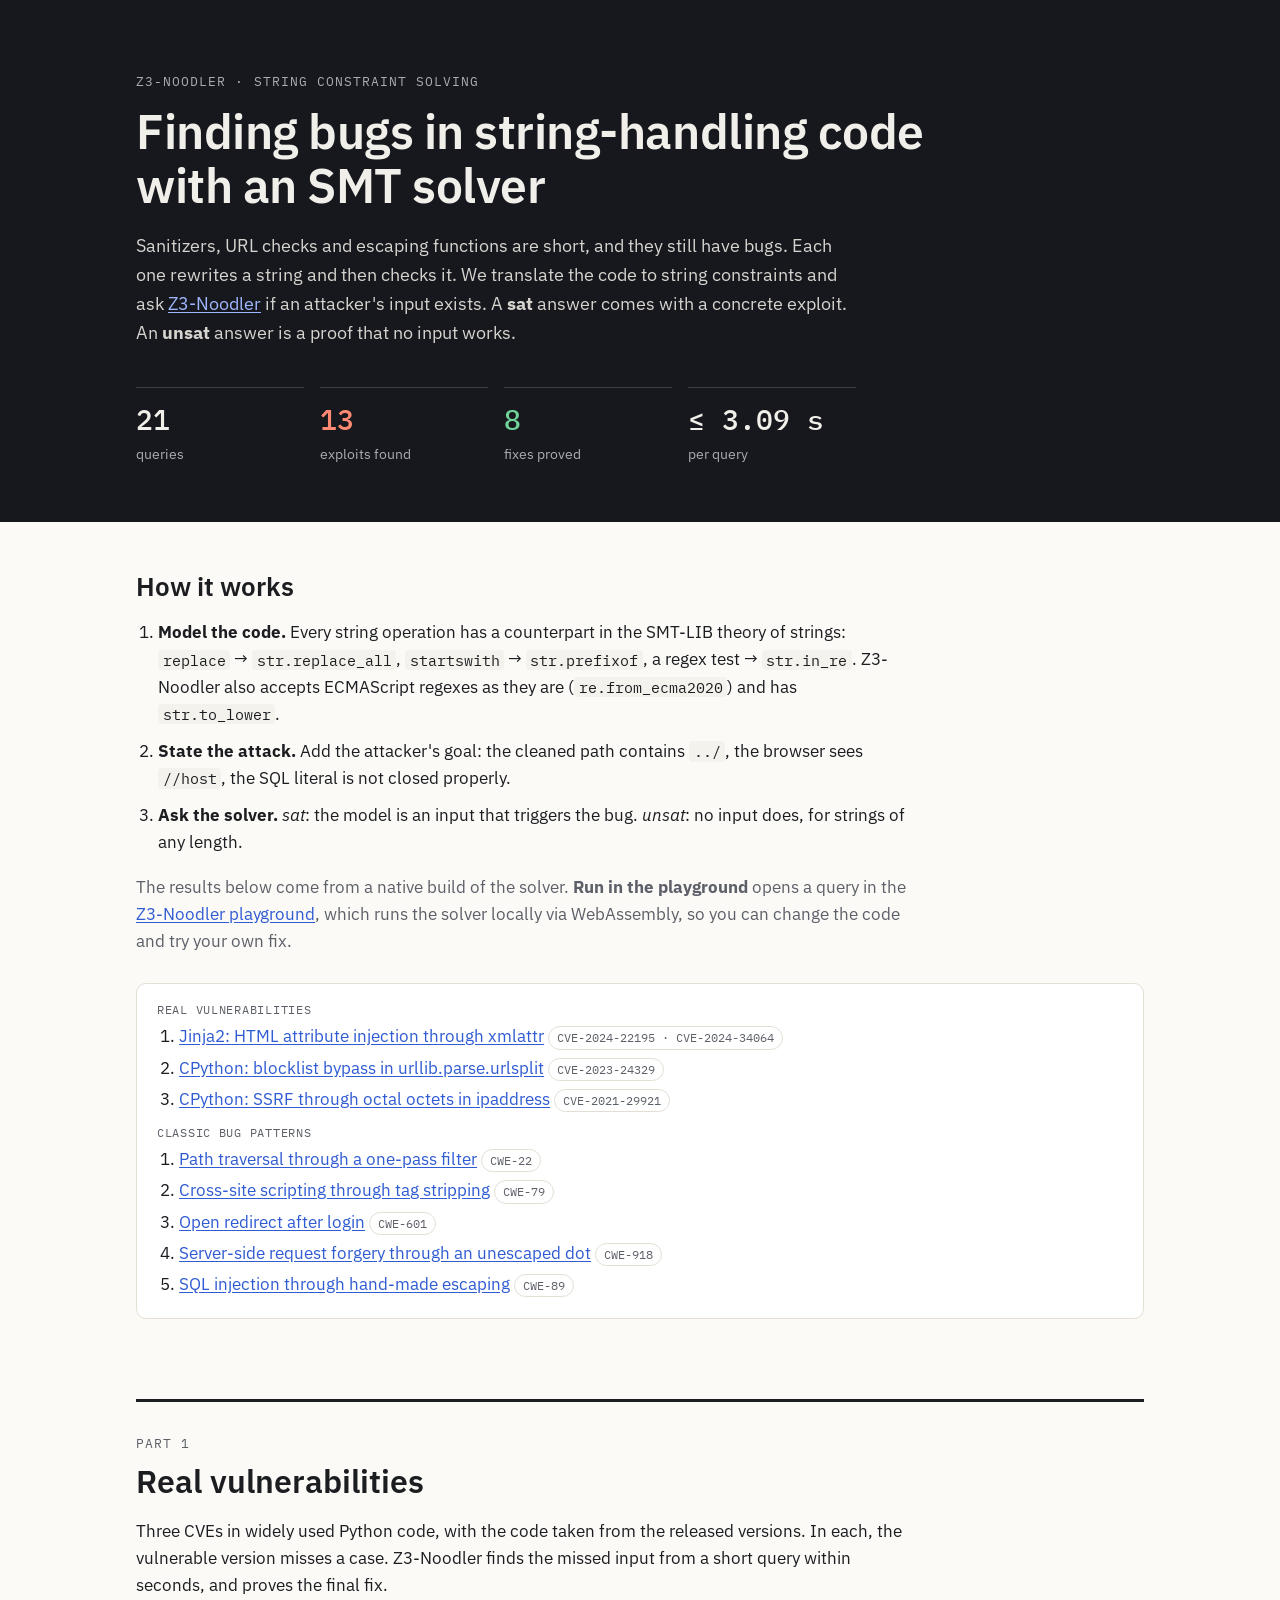
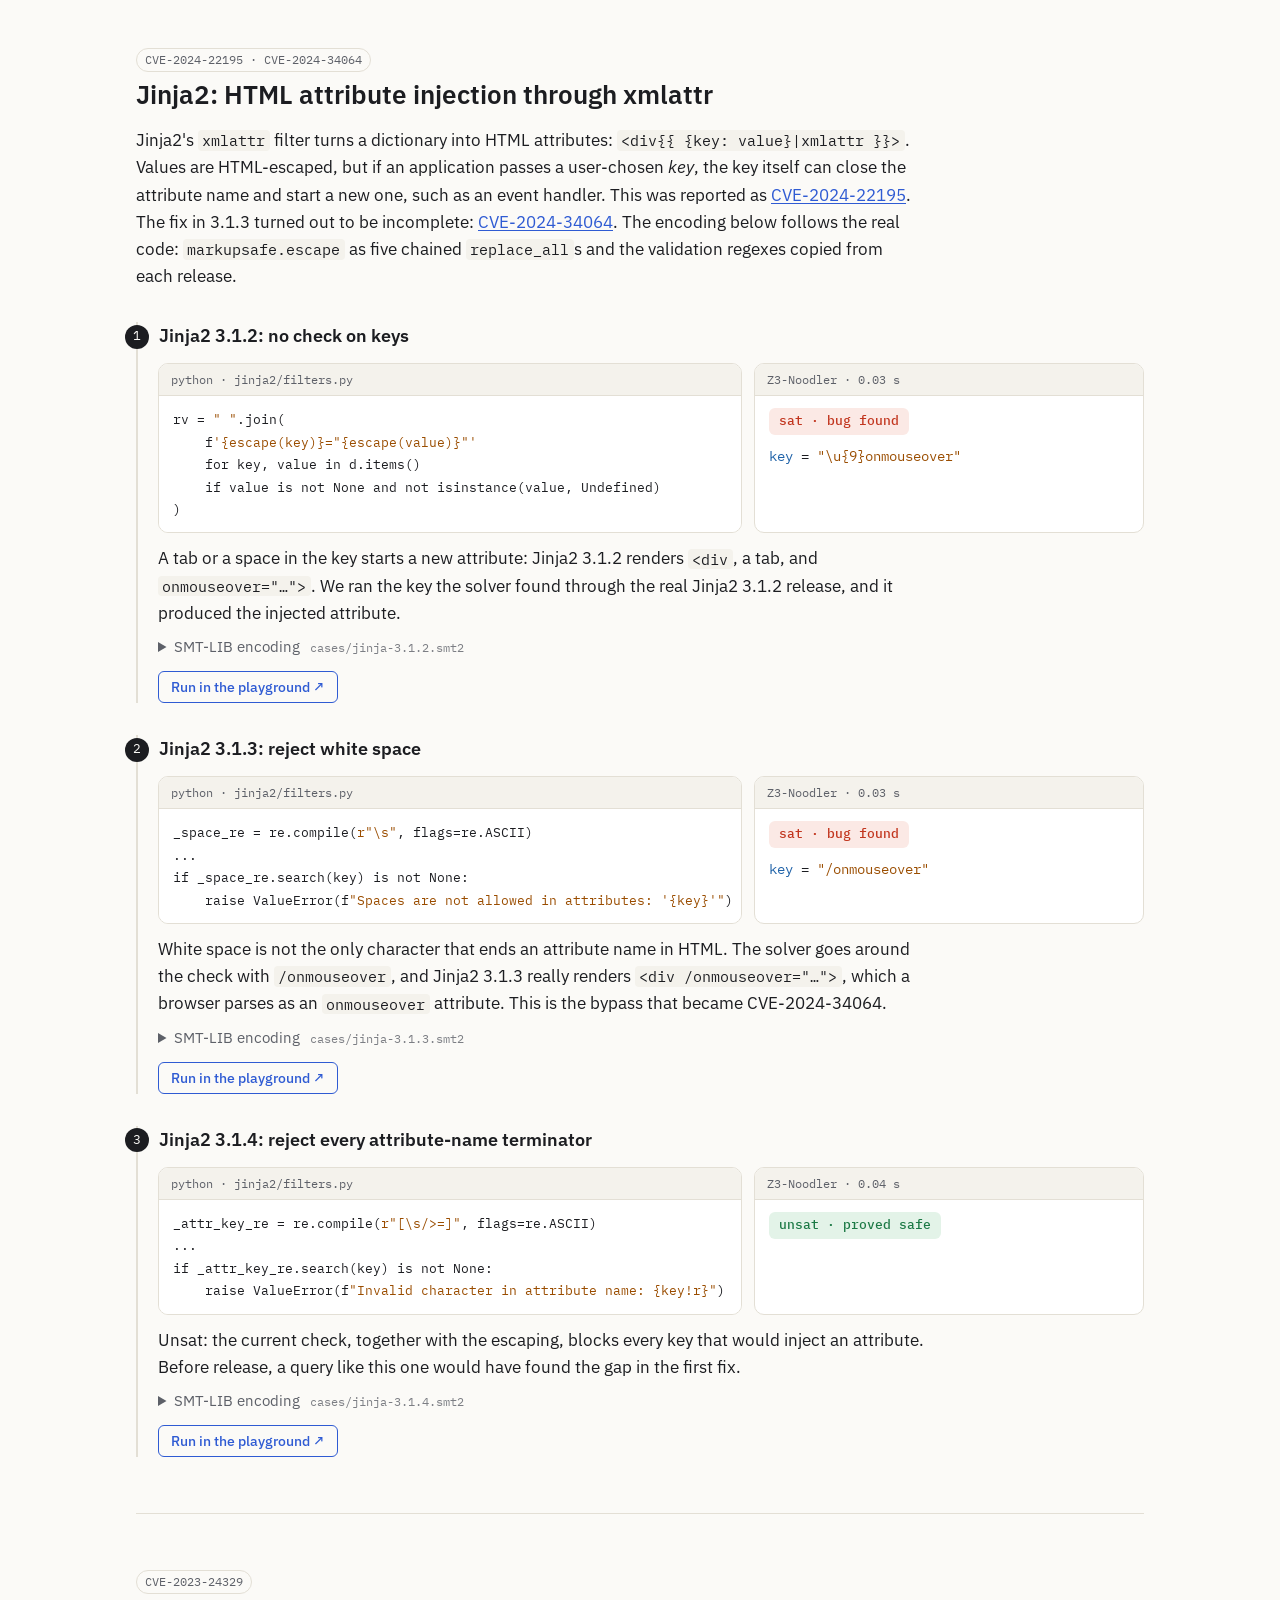
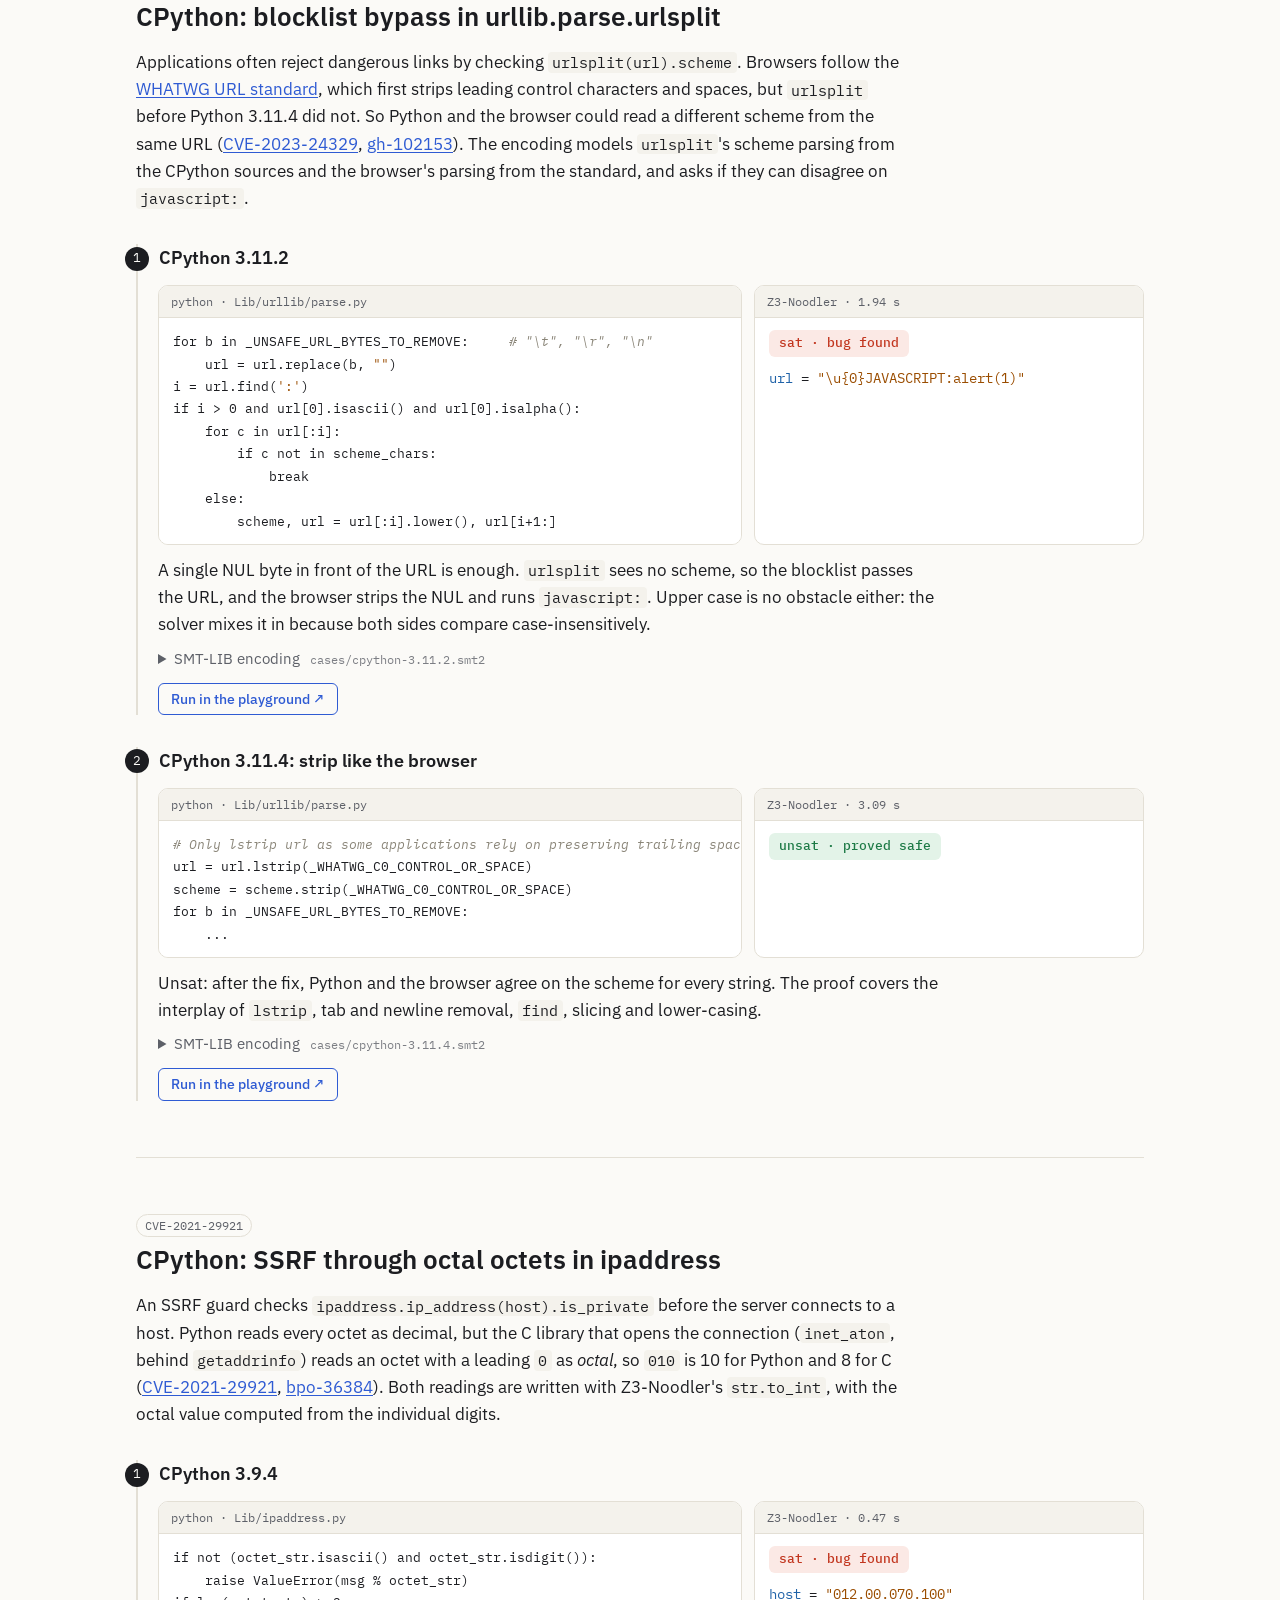
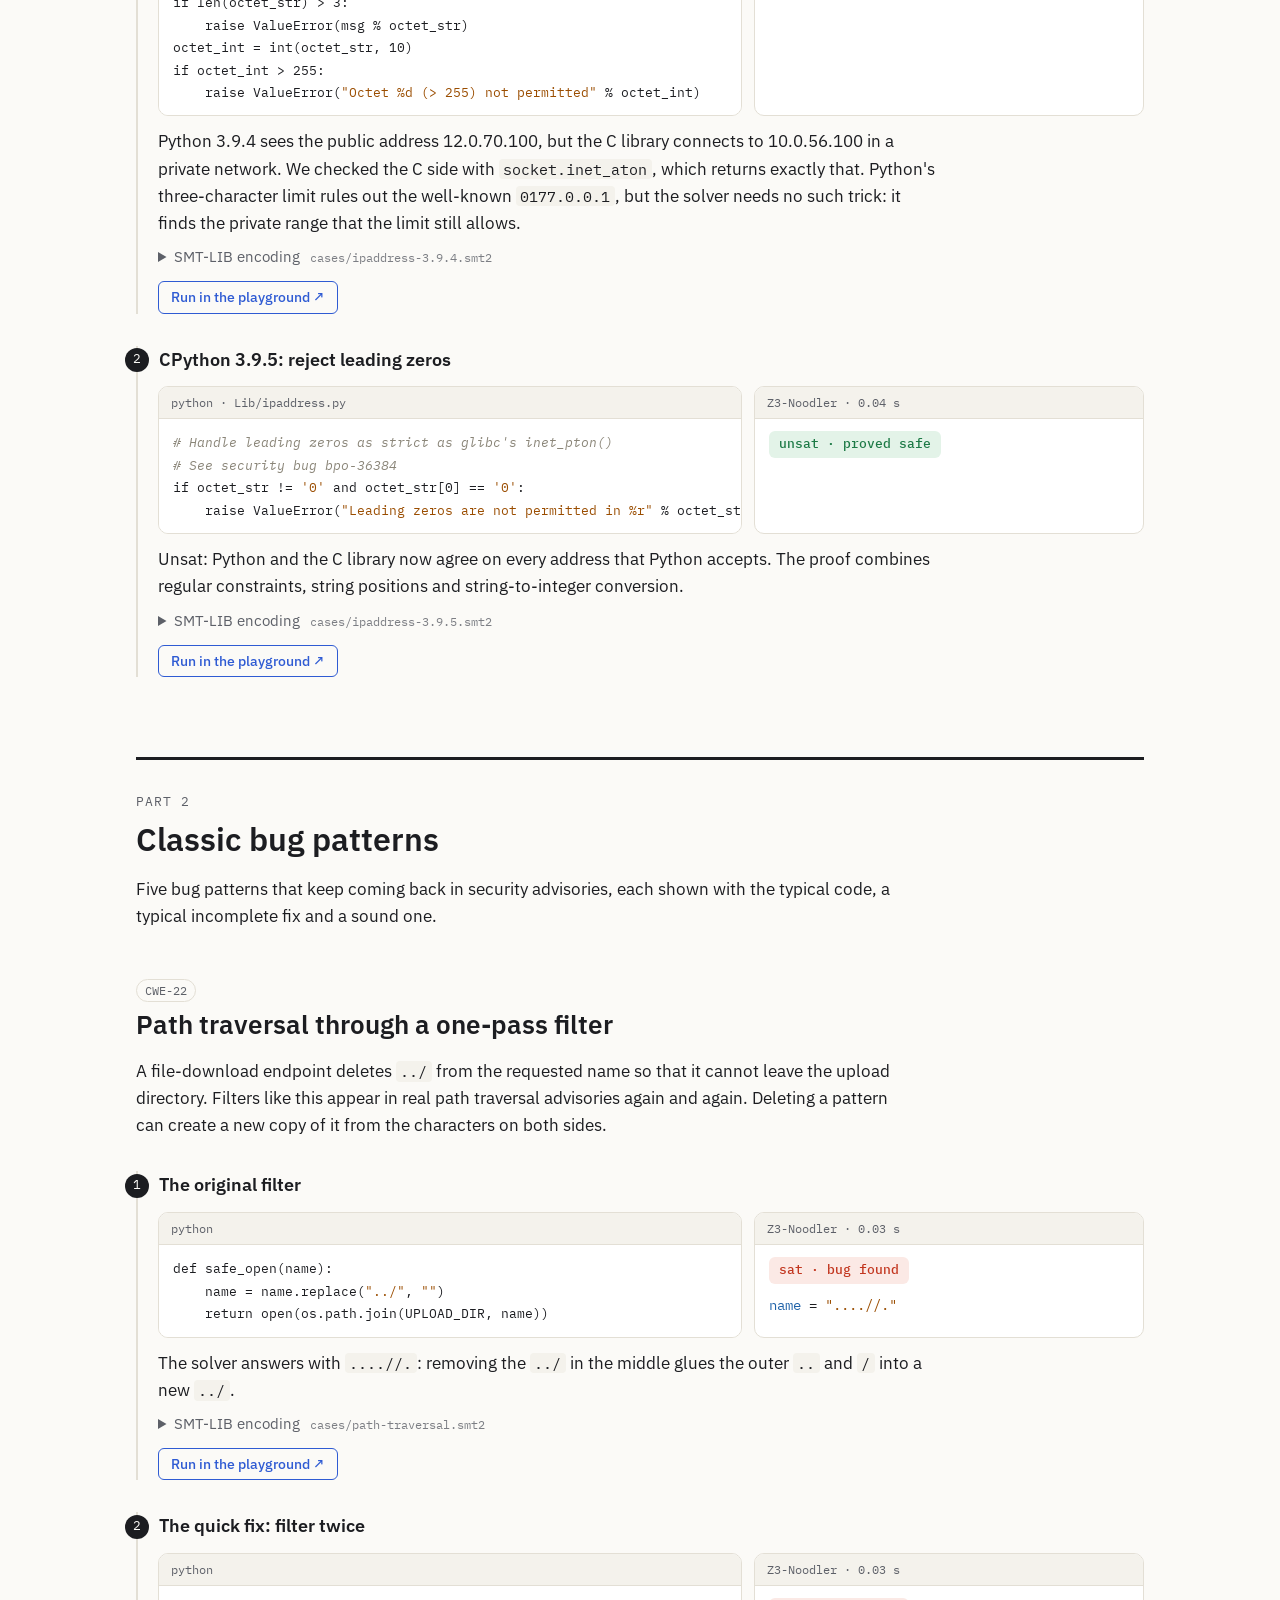
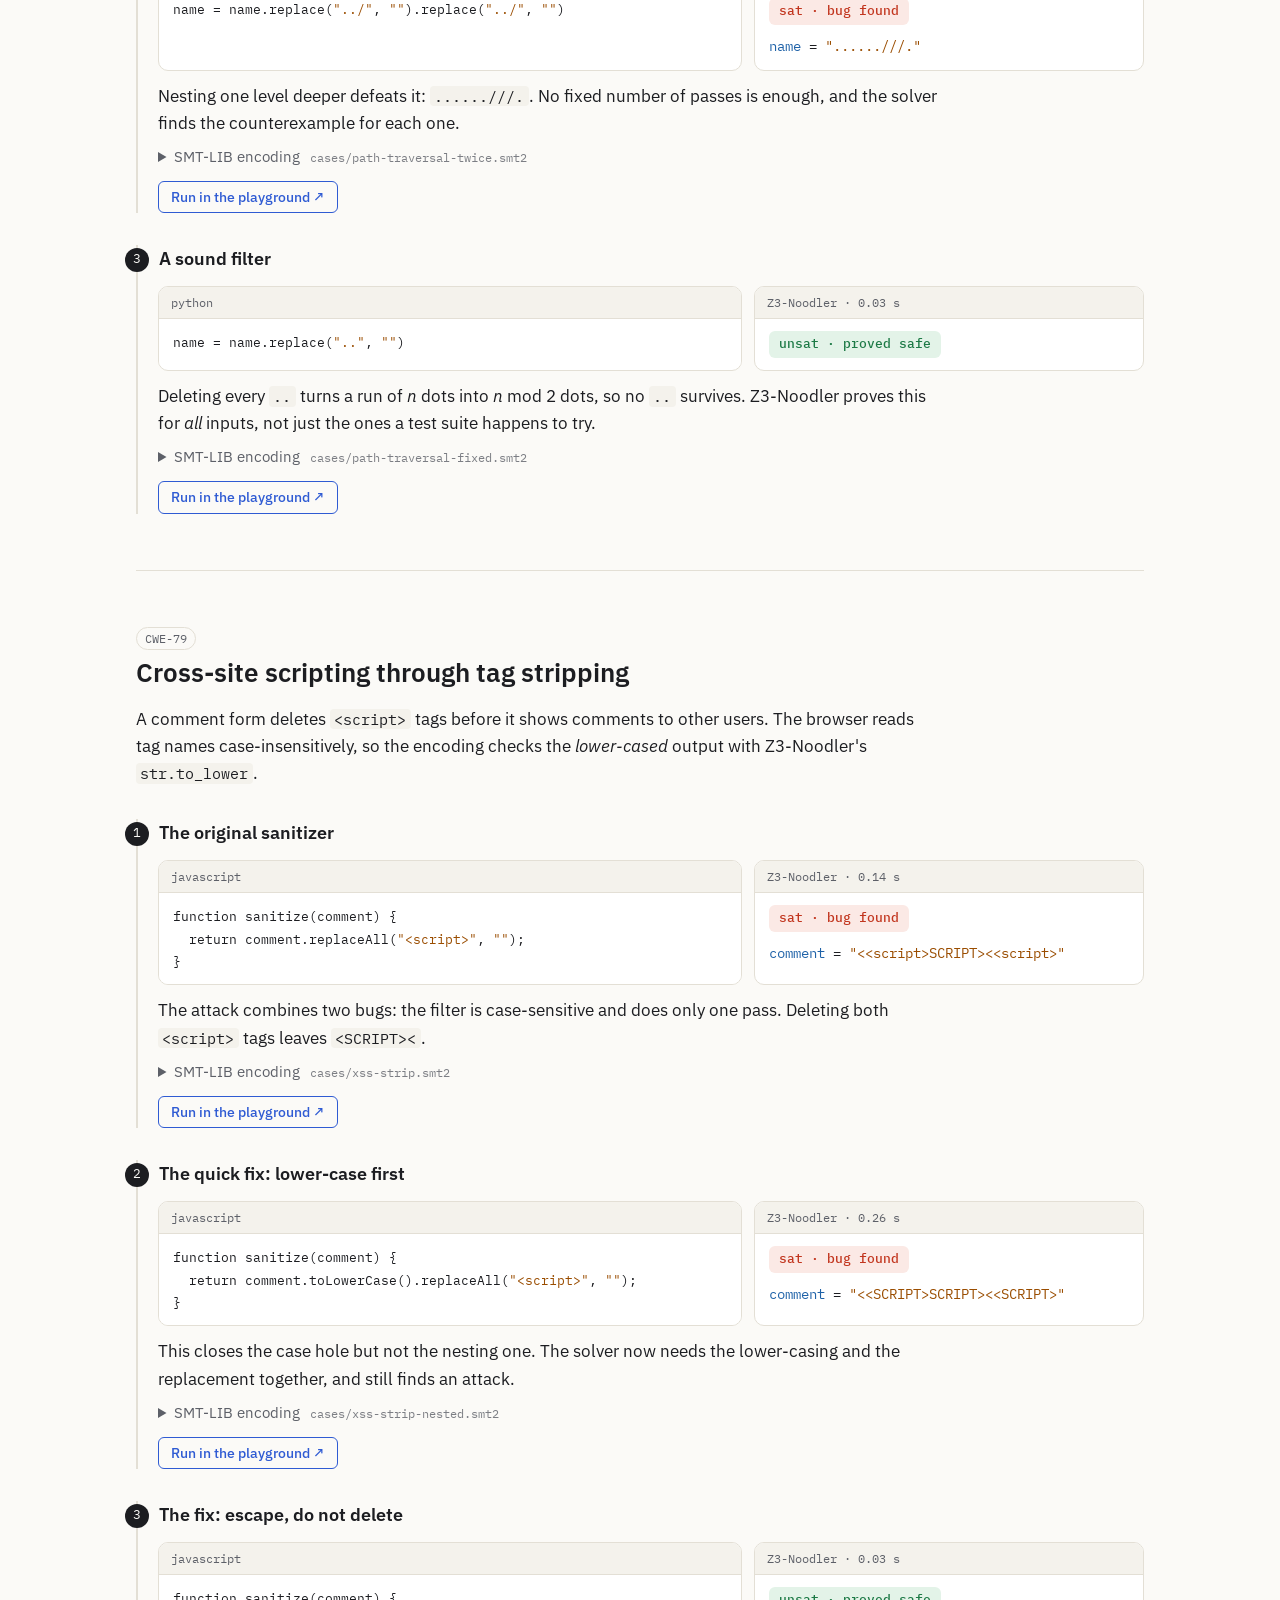
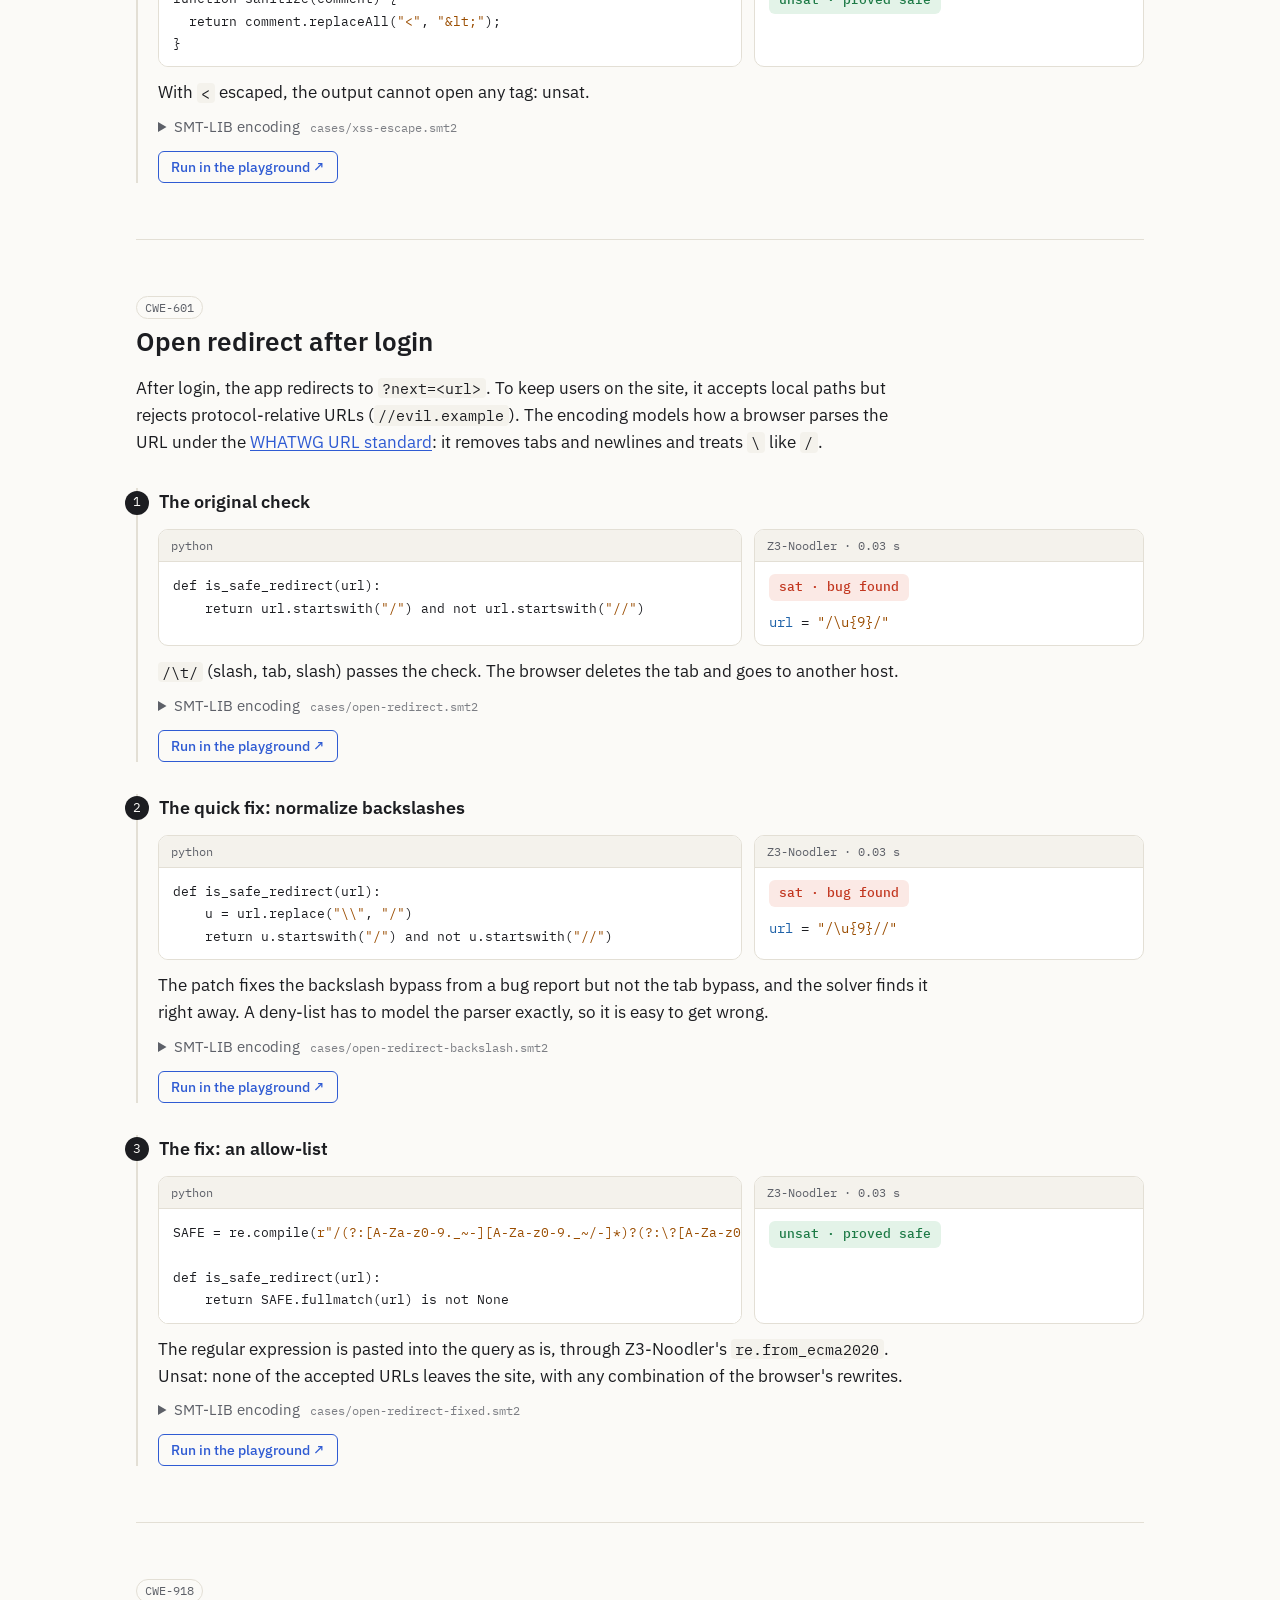
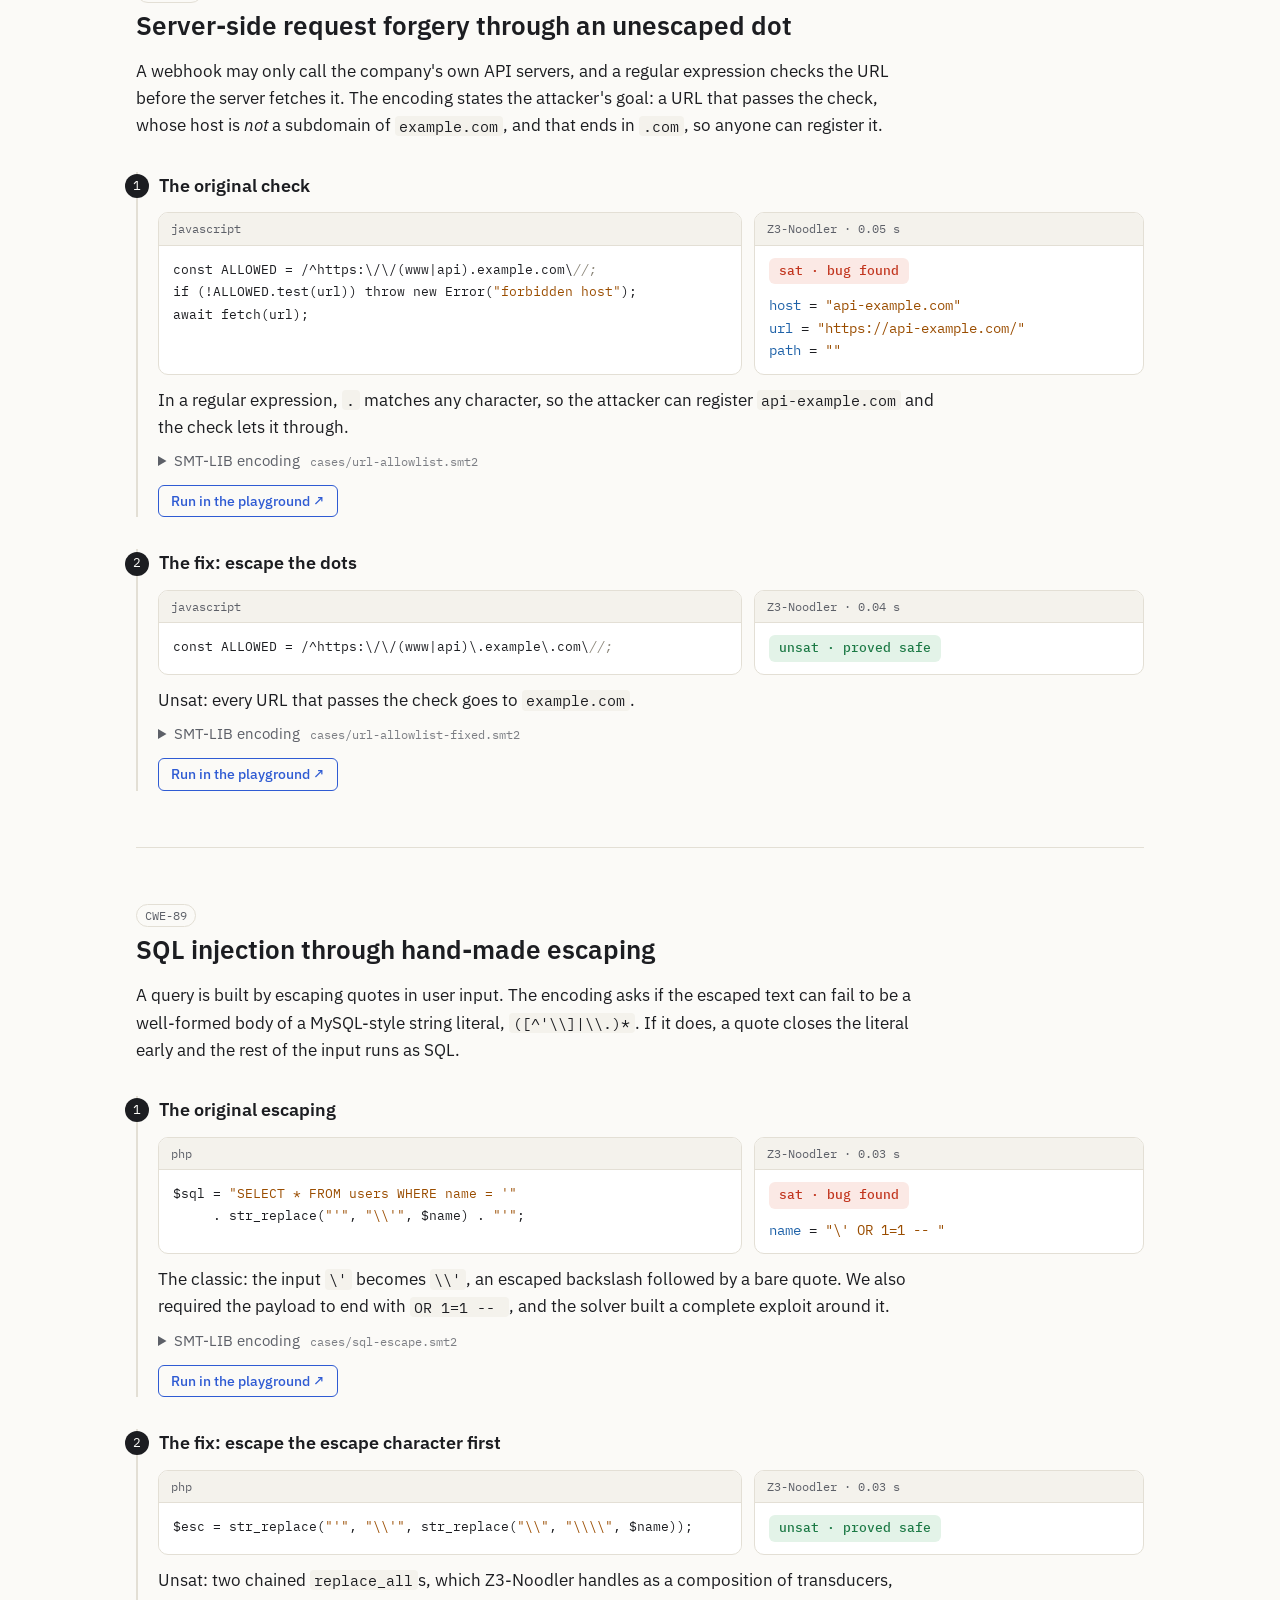
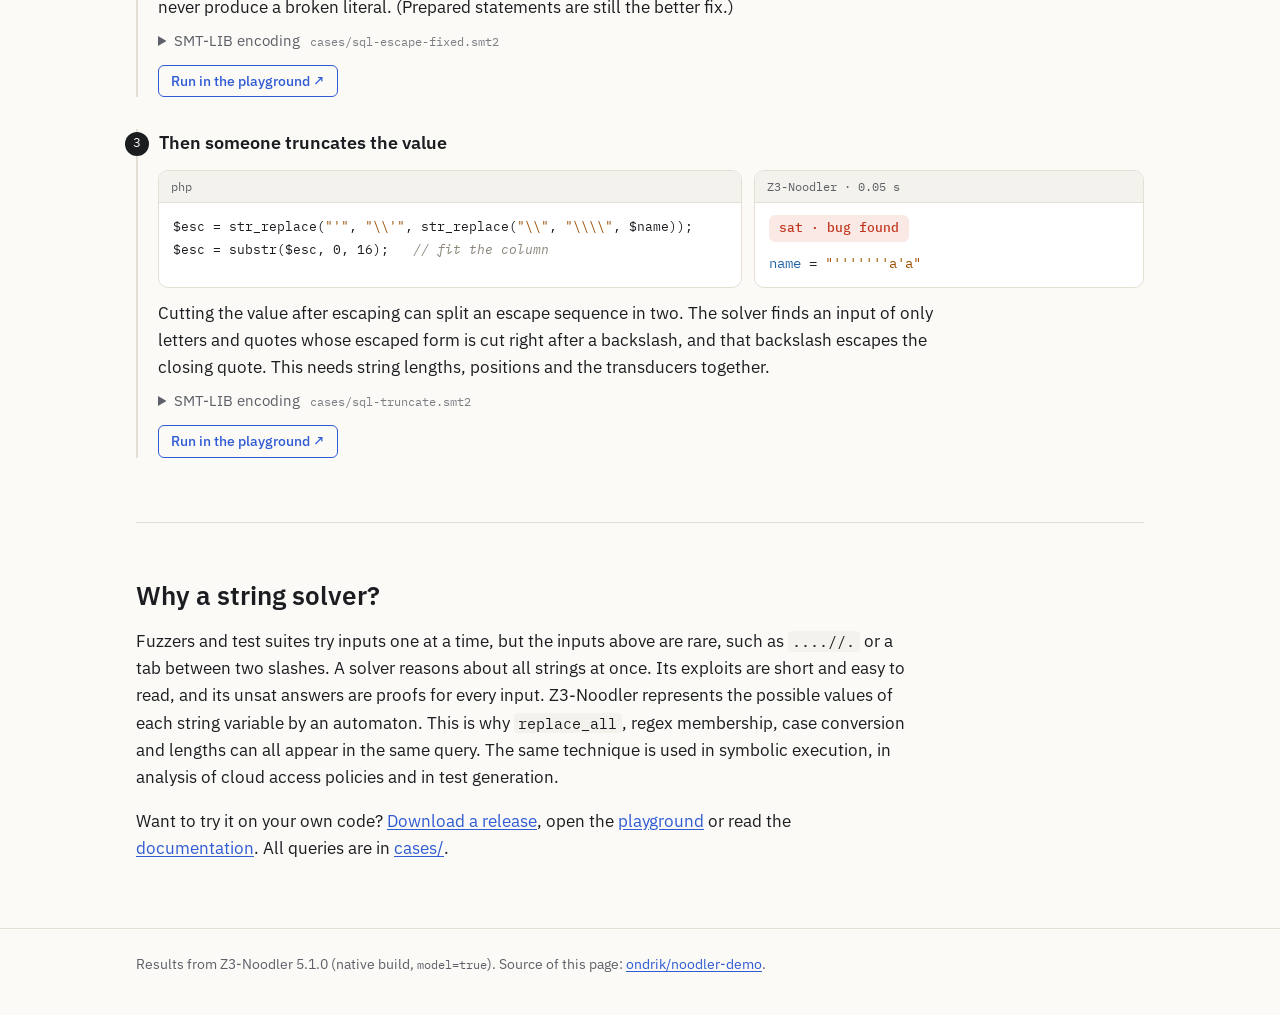
<file: index.html>
<!doctype html>
<html lang="en">
<head>
<meta charset="utf-8">
<meta name="viewport" content="width=device-width, initial-scale=1">
<title>Finding bugs with Z3-Noodler</title>
<meta name="description" content="Real CVEs (Jinja2, CPython urllib and ipaddress) and classic bug patterns (path traversal, XSS, open redirect, SSRF, SQL injection) found or proved absent with the Z3-Noodler string solver.">
<link rel="preconnect" href="https://fonts.googleapis.com">
<link rel="preconnect" href="https://fonts.gstatic.com" crossorigin>
<link href="https://fonts.googleapis.com/css2?family=IBM+Plex+Sans:ital,wght@0,400;0,500;0,600;1,400&family=IBM+Plex+Mono:wght@400;500&display=swap" rel="stylesheet">
<link rel="stylesheet" href="style.css">
</head>
<body>
<header class="hero">
  <div class="wrap">
    <p class="eyebrow">Z3-Noodler · string constraint solving</p>
    <h1>Finding bugs in string-handling code<br>with an SMT solver</h1>
    <p class="lede">Sanitizers, URL checks and escaping functions are short, and they still have bugs.
    Each one rewrites a string and then checks it. We translate the code to string constraints
    and ask <a href="https://github.com/VeriFIT/z3-noodler">Z3-Noodler</a> if an attacker's input
    exists. A <b>sat</b> answer comes with a concrete exploit. An <b>unsat</b> answer is a proof that
    no input works.</p>
    <div class="stats">
      <div><span class="big">21</span><span>queries</span></div>
      <div><span class="big bugc">13</span><span>exploits found</span></div>
      <div><span class="big safec">8</span><span>fixes proved</span></div>
      <div><span class="big">≤ 3.09 s</span><span>per query</span></div>
    </div>
  </div>
</header>

<main class="wrap">
  <section class="how">
    <h2>How it works</h2>
    <ol class="flow">
      <li><b>Model the code.</b> Every string operation has a counterpart in the SMT-LIB theory of strings:
        <code>replace</code> → <code>str.replace_all</code>, <code>startswith</code> → <code>str.prefixof</code>,
        a regex test → <code>str.in_re</code>. Z3-Noodler also accepts ECMAScript regexes as they
        are (<code>re.from_ecma2020</code>) and has <code>str.to_lower</code>.</li>
      <li><b>State the attack.</b> Add the attacker's goal: the cleaned path contains <code>../</code>,
        the browser sees <code>//host</code>, the SQL literal is not closed properly.</li>
      <li><b>Ask the solver.</b> <i>sat</i>: the model is an input that triggers the bug.
        <i>unsat</i>: no input does, for strings of any length.</li>
    </ol>
    <p class="note">The results below come from a native build of the solver. <b>Run in the playground</b> opens a query in the
    <a href="https://verifit.github.io/z3-noodler/playground/">Z3-Noodler playground</a>, which runs
    the solver locally via WebAssembly, so you can change the code and try your own fix.</p>
    <nav class="toc">
      <div class="toc-group">Real vulnerabilities</div>
      <ol>
<li><a href="#jinja2-xmlattr">Jinja2: HTML attribute injection through xmlattr</a> <span class="cwe">CVE-2024-22195 · CVE-2024-34064</span></li>
<li><a href="#cpython-urlsplit">CPython: blocklist bypass in urllib.parse.urlsplit</a> <span class="cwe">CVE-2023-24329</span></li>
<li><a href="#cpython-ipaddress">CPython: SSRF through octal octets in ipaddress</a> <span class="cwe">CVE-2021-29921</span></li>
      </ol>
      <div class="toc-group">Classic bug patterns</div>
      <ol>
<li><a href="#path-traversal">Path traversal through a one-pass filter</a> <span class="cwe">CWE-22</span></li>
<li><a href="#xss">Cross-site scripting through tag stripping</a> <span class="cwe">CWE-79</span></li>
<li><a href="#open-redirect">Open redirect after login</a> <span class="cwe">CWE-601</span></li>
<li><a href="#url-allowlist">Server-side request forgery through an unescaped dot</a> <span class="cwe">CWE-918</span></li>
<li><a href="#sql">SQL injection through hand-made escaping</a> <span class="cwe">CWE-89</span></li>
      </ol>
    </nav>
  </section>

  <section class="part" id="real">
    <p class="part-label">Part 1</p>
    <h2 class="part-title">Real vulnerabilities</h2>
    <p class="intro">Three CVEs in widely used Python code, with the code taken from the released versions.
    In each, the vulnerable version misses a case. Z3-Noodler finds the missed input
    from a short query within seconds, and proves the final fix.</p>
  </section>

  <section class="story" id="jinja2-xmlattr">
    <div class="story-head">
      <span class="cwe">CVE-2024-22195 · CVE-2024-34064</span>
      <h2><a href="#jinja2-xmlattr">Jinja2: HTML attribute injection through xmlattr</a></h2>
    </div>
    <p class="intro">Jinja2's <code>xmlattr</code> filter turns a dictionary into HTML attributes:
<code>&lt;div{{ {key: value}|xmlattr }}&gt;</code>. Values are HTML-escaped, but if an application
passes a user-chosen <em>key</em>, the key itself can close the attribute name and start a new one,
such as an event handler. This was reported as
<a href="https://github.com/pallets/jinja/security/advisories/GHSA-h5c8-rqwp-cp95">CVE-2024-22195</a>.
The fix in 3.1.3 turned out to be incomplete:
<a href="https://github.com/pallets/jinja/security/advisories/GHSA-h75v-3vvj-5mfj">CVE-2024-34064</a>.
The encoding below follows the real code: <code>markupsafe.escape</code> as five chained
<code>replace_all</code>s and the validation regexes copied from each release.</p>
    
    <div class="step">
      <div class="step-head"><span class="num">1</span><h3>Jinja2 3.1.2: no check on keys</h3></div>
      <div class="grid">
        <div class="pane">
          <div class="pane-label">python · jinja2/filters.py</div>
          <pre class="src"><code>rv = <span class="s">&quot; &quot;</span>.join(
    f<span class="s">&#x27;{escape(key)}=&quot;{escape(value)}&quot;&#x27;</span>
    for key, value in d.items()
    if value is not None and not isinstance(value, Undefined)
)</code></pre>
        </div>
        <div class="pane result">
          <div class="pane-label">Z3-Noodler · 0.03 s</div>
          <div class="result-body"><span class="verdict bug">sat · bug found</span><div class="model"><div><span class="var">key</span> = <span class="s">&quot;\u{9}onmouseover&quot;</span></div></div></div>
        </div>
      </div>
      <p class="after">A tab or a space in the key starts a new attribute: Jinja2 3.1.2 renders
<code>&lt;div</code>, a tab, and <code>onmouseover="…"&gt;</code>. We ran the key the solver found through the real Jinja2
3.1.2 release, and it produced the injected attribute.</p>
      <details>
        <summary>SMT-LIB encoding <span class="file">cases/jinja-3.1.2.smt2</span></summary>
        <pre class="smt"><code><span class="c">; Jinja2 3.1.2, filter xmlattr (CVE-2024-22195):</span>
<span class="c">;</span>
<span class="c">;   &lt;div{{ {key: value}|xmlattr }}&gt;   renders   &lt;div key=&quot;value&quot;&gt;</span>
<span class="c">;</span>
<span class="c">;   rv = &quot; &quot;.join(f&#x27;{escape(key)}=&quot;{escape(value)}&quot;&#x27; for key, value in d.items() ...)</span>
<span class="c">;</span>
<span class="c">; The key comes from the user.</span>
(<span class="k">set-logic</span> QF_SLIA)
(<span class="k">declare-const</span> key String)
(<span class="k">define-fun</span> escape ((s String)) String   <span class="c">; markupsafe.escape</span>
  (<span class="f">str.replace_all</span> (<span class="f">str.replace_all</span> (<span class="f">str.replace_all</span> (<span class="f">str.replace_all</span> (<span class="f">str.replace_all</span> s
    <span class="s">&quot;&amp;&quot;</span> <span class="s">&quot;&amp;amp;&quot;</span>) <span class="s">&quot;&gt;&quot;</span> <span class="s">&quot;&amp;gt;&quot;</span>) <span class="s">&quot;&lt;&quot;</span> <span class="s">&quot;&amp;lt;&quot;</span>) <span class="s">&quot;\u{27}&quot;</span> <span class="s">&quot;&amp;#39;&quot;</span>) <span class="s">&quot;\u{22}&quot;</span> <span class="s">&quot;&amp;#34;&quot;</span>))
<span class="c">; In HTML, an attribute name ends at a tab, LF, FF, space, &quot;/&quot;, &quot;=&quot; or &quot;&gt;&quot;.</span>
<span class="c">; Can the key smuggle in a second attribute, an event handler?</span>
(<span class="k">assert</span> (<span class="f">str.in_re</span> (escape key)
  (<span class="f">re.++</span> <span class="f">re.all</span> (<span class="f">re.union</span> (<span class="f">str.to_re</span> <span class="s">&quot;\u{9}&quot;</span>) (<span class="f">str.to_re</span> <span class="s">&quot;\u{a}&quot;</span>) (<span class="f">str.to_re</span> <span class="s">&quot;\u{c}&quot;</span>)
                          (<span class="f">str.to_re</span> <span class="s">&quot; &quot;</span>) (<span class="f">str.to_re</span> <span class="s">&quot;/&quot;</span>))
         (<span class="f">str.to_re</span> <span class="s">&quot;onmouseover&quot;</span>))))
(<span class="k">check-sat</span>)
(<span class="k">get-model</span>)
</code></pre>
      </details>
      <a class="run" href="https://verifit.github.io/z3-noodler/playground/#z=[base64]" target="_blank" rel="noopener">Run in the playground ↗</a>
    </div>
    <div class="step">
      <div class="step-head"><span class="num">2</span><h3>Jinja2 3.1.3: reject white space</h3></div>
      <div class="grid">
        <div class="pane">
          <div class="pane-label">python · jinja2/filters.py</div>
          <pre class="src"><code>_space_re = re.compile(<span class="s">r&quot;\s&quot;</span>, flags=re.ASCII)
...
if _space_re.search(key) is not None:
    raise ValueError(f<span class="s">&quot;Spaces are not allowed in attributes: &#x27;{key}&#x27;&quot;</span>)</code></pre>
        </div>
        <div class="pane result">
          <div class="pane-label">Z3-Noodler · 0.03 s</div>
          <div class="result-body"><span class="verdict bug">sat · bug found</span><div class="model"><div><span class="var">key</span> = <span class="s">&quot;/onmouseover&quot;</span></div></div></div>
        </div>
      </div>
      <p class="after">White space is not the only character that ends an attribute name in HTML.
The solver goes around the check with <code>/onmouseover</code>, and Jinja2 3.1.3 really renders
<code>&lt;div /onmouseover="…"&gt;</code>, which a browser parses as an <code>onmouseover</code>
attribute. This is the bypass that became CVE-2024-34064.</p>
      <details>
        <summary>SMT-LIB encoding <span class="file">cases/jinja-3.1.3.smt2</span></summary>
        <pre class="smt"><code><span class="c">; Jinja2 3.1.3, the fix of CVE-2024-22195: keys with white space are rejected.</span>
<span class="c">;</span>
<span class="c">;   _space_re = re.compile(r&quot;\s&quot;, flags=re.ASCII)</span>
<span class="c">;   if _space_re.search(key) is not None:</span>
<span class="c">;       raise ValueError(f&quot;Spaces are not allowed in attributes: &#x27;{key}&#x27;&quot;)</span>
(<span class="k">set-logic</span> QF_SLIA)
(<span class="k">declare-const</span> key String)
(<span class="k">define-fun</span> escape ((s String)) String   <span class="c">; markupsafe.escape</span>
  (<span class="f">str.replace_all</span> (<span class="f">str.replace_all</span> (<span class="f">str.replace_all</span> (<span class="f">str.replace_all</span> (<span class="f">str.replace_all</span> s
    <span class="s">&quot;&amp;&quot;</span> <span class="s">&quot;&amp;amp;&quot;</span>) <span class="s">&quot;&gt;&quot;</span> <span class="s">&quot;&amp;gt;&quot;</span>) <span class="s">&quot;&lt;&quot;</span> <span class="s">&quot;&amp;lt;&quot;</span>) <span class="s">&quot;\u{27}&quot;</span> <span class="s">&quot;&amp;#39;&quot;</span>) <span class="s">&quot;\u{22}&quot;</span> <span class="s">&quot;&amp;#34;&quot;</span>))
(<span class="k">assert</span> (not (<span class="f">str.in_re</span> key (<span class="f">re.++</span> <span class="f">re.all</span> (<span class="f">re.union</span> (<span class="f">str.to_re</span> <span class="s">&quot; &quot;</span>) (<span class="f">re.range</span> <span class="s">&quot;\u{9}&quot;</span> <span class="s">&quot;\u{d}&quot;</span>)) <span class="f">re.all</span>))))
<span class="c">; In HTML, an attribute name ends at a tab, LF, FF, space, &quot;/&quot;, &quot;=&quot; or &quot;&gt;&quot;.</span>
<span class="c">; Can the key smuggle in a second attribute, an event handler?</span>
(<span class="k">assert</span> (<span class="f">str.in_re</span> (escape key)
  (<span class="f">re.++</span> <span class="f">re.all</span> (<span class="f">re.union</span> (<span class="f">str.to_re</span> <span class="s">&quot;\u{9}&quot;</span>) (<span class="f">str.to_re</span> <span class="s">&quot;\u{a}&quot;</span>) (<span class="f">str.to_re</span> <span class="s">&quot;\u{c}&quot;</span>)
                          (<span class="f">str.to_re</span> <span class="s">&quot; &quot;</span>) (<span class="f">str.to_re</span> <span class="s">&quot;/&quot;</span>))
         (<span class="f">str.to_re</span> <span class="s">&quot;onmouseover&quot;</span>))))
(<span class="k">check-sat</span>)
(<span class="k">get-model</span>)
</code></pre>
      </details>
      <a class="run" href="https://verifit.github.io/z3-noodler/playground/#z=[base64]" target="_blank" rel="noopener">Run in the playground ↗</a>
    </div>
    <div class="step">
      <div class="step-head"><span class="num">3</span><h3>Jinja2 3.1.4: reject every attribute-name terminator</h3></div>
      <div class="grid">
        <div class="pane">
          <div class="pane-label">python · jinja2/filters.py</div>
          <pre class="src"><code>_attr_key_re = re.compile(<span class="s">r&quot;[\s/&gt;=]&quot;</span>, flags=re.ASCII)
...
if _attr_key_re.search(key) is not None:
    raise ValueError(f<span class="s">&quot;Invalid character in attribute name: {key!r}&quot;</span>)</code></pre>
        </div>
        <div class="pane result">
          <div class="pane-label">Z3-Noodler · 0.04 s</div>
          <div class="result-body"><span class="verdict safe">unsat · proved safe</span></div>
        </div>
      </div>
      <p class="after">Unsat: the current check, together with the escaping, blocks every
key that would inject an attribute. Before release, a query like this one would have found the gap
in the first fix.</p>
      <details>
        <summary>SMT-LIB encoding <span class="file">cases/jinja-3.1.4.smt2</span></summary>
        <pre class="smt"><code><span class="c">; Jinja2 3.1.4, the fix of CVE-2024-34064: also reject &quot;/&quot;, &quot;&gt;&quot; and &quot;=&quot;.</span>
<span class="c">;</span>
<span class="c">;   _attr_key_re = re.compile(r&quot;[\s/&gt;=]&quot;, flags=re.ASCII)</span>
<span class="c">;   if _attr_key_re.search(key) is not None:</span>
<span class="c">;       raise ValueError(f&quot;Invalid character in attribute name: {key!r}&quot;)</span>
<span class="c">;</span>
<span class="c">; (unsat = no key gets past the check and injects an attribute)</span>
(<span class="k">set-logic</span> QF_SLIA)
(<span class="k">declare-const</span> key String)
(<span class="k">define-fun</span> escape ((s String)) String   <span class="c">; markupsafe.escape</span>
  (<span class="f">str.replace_all</span> (<span class="f">str.replace_all</span> (<span class="f">str.replace_all</span> (<span class="f">str.replace_all</span> (<span class="f">str.replace_all</span> s
    <span class="s">&quot;&amp;&quot;</span> <span class="s">&quot;&amp;amp;&quot;</span>) <span class="s">&quot;&gt;&quot;</span> <span class="s">&quot;&amp;gt;&quot;</span>) <span class="s">&quot;&lt;&quot;</span> <span class="s">&quot;&amp;lt;&quot;</span>) <span class="s">&quot;\u{27}&quot;</span> <span class="s">&quot;&amp;#39;&quot;</span>) <span class="s">&quot;\u{22}&quot;</span> <span class="s">&quot;&amp;#34;&quot;</span>))
(<span class="k">assert</span> (not (<span class="f">str.in_re</span> key (<span class="f">re.++</span> <span class="f">re.all</span> (<span class="f">re.union</span> (<span class="f">str.to_re</span> <span class="s">&quot; &quot;</span>) (<span class="f">re.range</span> <span class="s">&quot;\u{9}&quot;</span> <span class="s">&quot;\u{d}&quot;</span>)
                                                    (<span class="f">str.to_re</span> <span class="s">&quot;/&quot;</span>) (<span class="f">str.to_re</span> <span class="s">&quot;&gt;&quot;</span>) (<span class="f">str.to_re</span> <span class="s">&quot;=&quot;</span>)) <span class="f">re.all</span>))))
<span class="c">; In HTML, an attribute name ends at a tab, LF, FF, space, &quot;/&quot;, &quot;=&quot; or &quot;&gt;&quot;.</span>
<span class="c">; Can the key smuggle in a second attribute, an event handler?</span>
(<span class="k">assert</span> (<span class="f">str.in_re</span> (escape key)
  (<span class="f">re.++</span> <span class="f">re.all</span> (<span class="f">re.union</span> (<span class="f">str.to_re</span> <span class="s">&quot;\u{9}&quot;</span>) (<span class="f">str.to_re</span> <span class="s">&quot;\u{a}&quot;</span>) (<span class="f">str.to_re</span> <span class="s">&quot;\u{c}&quot;</span>)
                          (<span class="f">str.to_re</span> <span class="s">&quot; &quot;</span>) (<span class="f">str.to_re</span> <span class="s">&quot;/&quot;</span>))
         (<span class="f">str.to_re</span> <span class="s">&quot;onmouseover&quot;</span>))))
(<span class="k">check-sat</span>)
</code></pre>
      </details>
      <a class="run" href="https://verifit.github.io/z3-noodler/playground/#z=[base64]" target="_blank" rel="noopener">Run in the playground ↗</a>
    </div>
  </section>

  <section class="story" id="cpython-urlsplit">
    <div class="story-head">
      <span class="cwe">CVE-2023-24329</span>
      <h2><a href="#cpython-urlsplit">CPython: blocklist bypass in urllib.parse.urlsplit</a></h2>
    </div>
    <p class="intro">Applications often reject dangerous links by checking
<code>urlsplit(url).scheme</code>. Browsers follow the
<a href="https://url.spec.whatwg.org/">WHATWG URL standard</a>, which first strips leading control
characters and spaces, but <code>urlsplit</code> before Python 3.11.4 did not. So Python and the
browser could read a different scheme from the same URL
(<a href="https://nvd.nist.gov/vuln/detail/CVE-2023-24329">CVE-2023-24329</a>,
<a href="https://github.com/python/cpython/issues/102153">gh-102153</a>). The encoding models
<code>urlsplit</code>'s scheme parsing from the CPython sources and the browser's parsing from the
standard, and asks if they can disagree on <code>javascript:</code>.</p>
    
    <div class="step">
      <div class="step-head"><span class="num">1</span><h3>CPython 3.11.2</h3></div>
      <div class="grid">
        <div class="pane">
          <div class="pane-label">python · Lib/urllib/parse.py</div>
          <pre class="src"><code>for b in _UNSAFE_URL_BYTES_TO_REMOVE:     <span class="c"># &quot;\t&quot;, &quot;\r&quot;, &quot;\n&quot;</span>
    url = url.replace(b, <span class="s">&quot;&quot;</span>)
i = url.find(<span class="s">&#x27;:&#x27;</span>)
if i &gt; 0 and url[0].isascii() and url[0].isalpha():
    for c in url[:i]:
        if c not in scheme_chars:
            break
    else:
        scheme, url = url[:i].lower(), url[i+1:]</code></pre>
        </div>
        <div class="pane result">
          <div class="pane-label">Z3-Noodler · 1.94 s</div>
          <div class="result-body"><span class="verdict bug">sat · bug found</span><div class="model"><div><span class="var">url</span> = <span class="s">&quot;\u{0}JAVASCRIPT:alert(1)&quot;</span></div></div></div>
        </div>
      </div>
      <p class="after">A single NUL byte in front of the URL is enough. <code>urlsplit</code>
sees no scheme, so the blocklist passes the URL, and the browser strips the NUL and runs
<code>javascript:</code>. Upper case is no obstacle either: the solver mixes it in because both
sides compare case-insensitively.</p>
      <details>
        <summary>SMT-LIB encoding <span class="file">cases/cpython-3.11.2.smt2</span></summary>
        <pre class="smt"><code><span class="c">; CPython 3.11.2, urllib.parse.urlsplit (CVE-2023-24329).  An app blocks</span>
<span class="c">; dangerous link schemes:</span>
<span class="c">;</span>
<span class="c">;   def is_safe_link(url):</span>
<span class="c">;       return urlsplit(url).scheme not in {&quot;javascript&quot;, &quot;data&quot;, &quot;vbscript&quot;}</span>
<span class="c">;</span>
<span class="c">; urlsplit:</span>
<span class="c">;   for b in _UNSAFE_URL_BYTES_TO_REMOVE:          # &quot;\t&quot;, &quot;\r&quot;, &quot;\n&quot;</span>
<span class="c">;       url = url.replace(b, &quot;&quot;)</span>
<span class="c">;   i = url.find(&#x27;:&#x27;)</span>
<span class="c">;   if i &gt; 0 and url[0].isascii() and url[0].isalpha():</span>
<span class="c">;       for c in url[:i]:</span>
<span class="c">;           if c not in scheme_chars: break</span>
<span class="c">;       else:</span>
<span class="c">;           scheme, url = url[:i].lower(), url[i+1:]</span>
(<span class="k">set-logic</span> QF_SLIA)
(<span class="k">declare-const</span> url String)
(<span class="k">define-fun</span> remove_tabs ((s String)) String           <span class="c">; drop \t, \r, \n</span>
  (<span class="f">str.replace_all</span> (<span class="f">str.replace_all</span> (<span class="f">str.replace_all</span> s <span class="s">&quot;\u{9}&quot;</span> <span class="s">&quot;&quot;</span>) <span class="s">&quot;\u{d}&quot;</span> <span class="s">&quot;&quot;</span>) <span class="s">&quot;\u{a}&quot;</span> <span class="s">&quot;&quot;</span>))
(<span class="k">define-fun</span> scheme_of ((u String)) String               <span class="c">; the scheme part of urlsplit</span>
  (let ((s (<span class="f">str.substr</span> u 0 (<span class="f">str.indexof</span> u <span class="s">&quot;:&quot;</span> 0))))
    (ite (and (<span class="f">str.contains</span> u <span class="s">&quot;:&quot;</span>)
              (<span class="f">str.in_re</span> s (<span class="f">re.++</span> (<span class="f">re.union</span> (<span class="f">re.range</span> <span class="s">&quot;a&quot;</span> <span class="s">&quot;z&quot;</span>) (<span class="f">re.range</span> <span class="s">&quot;A&quot;</span> <span class="s">&quot;Z&quot;</span>))
                                  (<span class="f">re.*</span> (<span class="f">re.union</span> (<span class="f">re.range</span> <span class="s">&quot;a&quot;</span> <span class="s">&quot;z&quot;</span>) (<span class="f">re.range</span> <span class="s">&quot;A&quot;</span> <span class="s">&quot;Z&quot;</span>) (<span class="f">re.range</span> <span class="s">&quot;0&quot;</span> <span class="s">&quot;9&quot;</span>)
                                                  (<span class="f">str.to_re</span> <span class="s">&quot;+&quot;</span>) (<span class="f">str.to_re</span> <span class="s">&quot;-&quot;</span>) (<span class="f">str.to_re</span> <span class="s">&quot;.&quot;</span>))))))
         (<span class="f">str.to_lower</span> s)
         <span class="s">&quot;&quot;</span>)))
(<span class="k">define-fun</span> c0_or_space () RegLan (<span class="f">re.range</span> <span class="s">&quot;\u{0}&quot;</span> <span class="s">&quot; &quot;</span>))
<span class="c">; lstrip(C0 control or space): url = lead ++ rest, rest does not start with one</span>
(<span class="k">declare-const</span> lead String)
(<span class="k">declare-const</span> rest String)
(<span class="k">assert</span> (= url (<span class="f">str.++</span> lead rest)))
(<span class="k">assert</span> (<span class="f">str.in_re</span> lead (<span class="f">re.*</span> c0_or_space)))
(<span class="k">assert</span> (not (<span class="f">str.in_re</span> rest (<span class="f">re.++</span> c0_or_space <span class="f">re.all</span>))))
<span class="c">; The browser (WHATWG URL standard) strips leading C0 controls and spaces,</span>
<span class="c">; removes tabs and newlines, and reads the scheme case-insensitively.</span>
<span class="c">; Does it run a javascript: URL that the blocklist let through?</span>
(<span class="k">assert</span> (<span class="f">str.prefixof</span> <span class="s">&quot;javascript:&quot;</span> (<span class="f">str.to_lower</span> (remove_tabs rest))))
(<span class="k">assert</span> (<span class="f">str.suffixof</span> <span class="s">&quot;alert(1)&quot;</span> url))
(<span class="k">define-fun</span> scheme () String (scheme_of (remove_tabs url)))
(<span class="k">assert</span> (not (= scheme <span class="s">&quot;javascript&quot;</span>)))
(<span class="k">assert</span> (not (= scheme <span class="s">&quot;data&quot;</span>)))
(<span class="k">assert</span> (not (= scheme <span class="s">&quot;vbscript&quot;</span>)))
(<span class="k">check-sat</span>)
(<span class="k">get-model</span>)
</code></pre>
      </details>
      <a class="run" href="https://verifit.github.io/z3-noodler/playground/#z=[base64]" target="_blank" rel="noopener">Run in the playground ↗</a>
    </div>
    <div class="step">
      <div class="step-head"><span class="num">2</span><h3>CPython 3.11.4: strip like the browser</h3></div>
      <div class="grid">
        <div class="pane">
          <div class="pane-label">python · Lib/urllib/parse.py</div>
          <pre class="src"><code><span class="c"># Only lstrip url as some applications rely on preserving trailing space.</span>
url = url.lstrip(_WHATWG_C0_CONTROL_OR_SPACE)
scheme = scheme.strip(_WHATWG_C0_CONTROL_OR_SPACE)
for b in _UNSAFE_URL_BYTES_TO_REMOVE:
    ...</code></pre>
        </div>
        <div class="pane result">
          <div class="pane-label">Z3-Noodler · 3.09 s</div>
          <div class="result-body"><span class="verdict safe">unsat · proved safe</span></div>
        </div>
      </div>
      <p class="after">Unsat: after the fix, Python and the browser agree on the scheme for
every string. The proof covers the interplay of <code>lstrip</code>, tab and newline removal,
<code>find</code>, slicing and lower-casing.</p>
      <details>
        <summary>SMT-LIB encoding <span class="file">cases/cpython-3.11.4.smt2</span></summary>
        <pre class="smt"><code><span class="c">; CPython 3.11.4, the fix: urlsplit first strips leading C0 controls and</span>
<span class="c">; spaces, like the WHATWG URL standard does.</span>
<span class="c">;</span>
<span class="c">;   url = url.lstrip(_WHATWG_C0_CONTROL_OR_SPACE)</span>
<span class="c">;   for b in _UNSAFE_URL_BYTES_TO_REMOVE: ...      # as before</span>
<span class="c">;</span>
<span class="c">; (unsat = the blocklist now sees the scheme the browser sees)</span>
(<span class="k">set-logic</span> QF_SLIA)
(<span class="k">declare-const</span> url String)
(<span class="k">define-fun</span> remove_tabs ((s String)) String           <span class="c">; drop \t, \r, \n</span>
  (<span class="f">str.replace_all</span> (<span class="f">str.replace_all</span> (<span class="f">str.replace_all</span> s <span class="s">&quot;\u{9}&quot;</span> <span class="s">&quot;&quot;</span>) <span class="s">&quot;\u{d}&quot;</span> <span class="s">&quot;&quot;</span>) <span class="s">&quot;\u{a}&quot;</span> <span class="s">&quot;&quot;</span>))
(<span class="k">define-fun</span> scheme_of ((u String)) String               <span class="c">; the scheme part of urlsplit</span>
  (let ((s (<span class="f">str.substr</span> u 0 (<span class="f">str.indexof</span> u <span class="s">&quot;:&quot;</span> 0))))
    (ite (and (<span class="f">str.contains</span> u <span class="s">&quot;:&quot;</span>)
              (<span class="f">str.in_re</span> s (<span class="f">re.++</span> (<span class="f">re.union</span> (<span class="f">re.range</span> <span class="s">&quot;a&quot;</span> <span class="s">&quot;z&quot;</span>) (<span class="f">re.range</span> <span class="s">&quot;A&quot;</span> <span class="s">&quot;Z&quot;</span>))
                                  (<span class="f">re.*</span> (<span class="f">re.union</span> (<span class="f">re.range</span> <span class="s">&quot;a&quot;</span> <span class="s">&quot;z&quot;</span>) (<span class="f">re.range</span> <span class="s">&quot;A&quot;</span> <span class="s">&quot;Z&quot;</span>) (<span class="f">re.range</span> <span class="s">&quot;0&quot;</span> <span class="s">&quot;9&quot;</span>)
                                                  (<span class="f">str.to_re</span> <span class="s">&quot;+&quot;</span>) (<span class="f">str.to_re</span> <span class="s">&quot;-&quot;</span>) (<span class="f">str.to_re</span> <span class="s">&quot;.&quot;</span>))))))
         (<span class="f">str.to_lower</span> s)
         <span class="s">&quot;&quot;</span>)))
(<span class="k">define-fun</span> c0_or_space () RegLan (<span class="f">re.range</span> <span class="s">&quot;\u{0}&quot;</span> <span class="s">&quot; &quot;</span>))
<span class="c">; lstrip(C0 control or space): url = lead ++ rest, rest does not start with one</span>
(<span class="k">declare-const</span> lead String)
(<span class="k">declare-const</span> rest String)
(<span class="k">assert</span> (= url (<span class="f">str.++</span> lead rest)))
(<span class="k">assert</span> (<span class="f">str.in_re</span> lead (<span class="f">re.*</span> c0_or_space)))
(<span class="k">assert</span> (not (<span class="f">str.in_re</span> rest (<span class="f">re.++</span> c0_or_space <span class="f">re.all</span>))))
<span class="c">; The browser (WHATWG URL standard) strips leading C0 controls and spaces,</span>
<span class="c">; removes tabs and newlines, and reads the scheme case-insensitively.</span>
<span class="c">; Does it run a javascript: URL that the blocklist let through?</span>
(<span class="k">assert</span> (<span class="f">str.prefixof</span> <span class="s">&quot;javascript:&quot;</span> (<span class="f">str.to_lower</span> (remove_tabs rest))))
(<span class="k">assert</span> (<span class="f">str.suffixof</span> <span class="s">&quot;alert(1)&quot;</span> url))
(<span class="k">define-fun</span> scheme () String (scheme_of (remove_tabs rest)))   <span class="c">; rest = url.lstrip(...)</span>
(<span class="k">assert</span> (not (= scheme <span class="s">&quot;javascript&quot;</span>)))
(<span class="k">assert</span> (not (= scheme <span class="s">&quot;data&quot;</span>)))
(<span class="k">assert</span> (not (= scheme <span class="s">&quot;vbscript&quot;</span>)))
(<span class="k">check-sat</span>)
</code></pre>
      </details>
      <a class="run" href="https://verifit.github.io/z3-noodler/playground/#z=[base64]" target="_blank" rel="noopener">Run in the playground ↗</a>
    </div>
  </section>

  <section class="story" id="cpython-ipaddress">
    <div class="story-head">
      <span class="cwe">CVE-2021-29921</span>
      <h2><a href="#cpython-ipaddress">CPython: SSRF through octal octets in ipaddress</a></h2>
    </div>
    <p class="intro">An SSRF guard checks <code>ipaddress.ip_address(host).is_private</code> before the
server connects to a host. Python reads every octet as decimal, but the C library that opens the
connection (<code>inet_aton</code>, behind <code>getaddrinfo</code>) reads an octet with a leading
<code>0</code> as <em>octal</em>, so <code>010</code> is 10 for Python and 8 for C
(<a href="https://nvd.nist.gov/vuln/detail/CVE-2021-29921">CVE-2021-29921</a>,
<a href="https://github.com/python/cpython/issues/80565">bpo-36384</a>). Both readings are written
with Z3-Noodler's <code>str.to_int</code>, with the octal value computed from the individual digits.</p>
    
    <div class="step">
      <div class="step-head"><span class="num">1</span><h3>CPython 3.9.4</h3></div>
      <div class="grid">
        <div class="pane">
          <div class="pane-label">python · Lib/ipaddress.py</div>
          <pre class="src"><code>if not (octet_str.isascii() and octet_str.isdigit()):
    raise ValueError(msg % octet_str)
if len(octet_str) &gt; 3:
    raise ValueError(msg % octet_str)
octet_int = int(octet_str, 10)
if octet_int &gt; 255:
    raise ValueError(<span class="s">&quot;Octet %d (&gt; 255) not permitted&quot;</span> % octet_int)</code></pre>
        </div>
        <div class="pane result">
          <div class="pane-label">Z3-Noodler · 0.47 s</div>
          <div class="result-body"><span class="verdict bug">sat · bug found</span><div class="model"><div><span class="var">host</span> = <span class="s">&quot;012.00.070.100&quot;</span></div></div></div>
        </div>
      </div>
      <p class="after">Python 3.9.4 sees the public address 12.0.70.100, but the C library connects to
10.0.56.100 in a private network. We checked the C side with <code>socket.inet_aton</code>, which
returns exactly that. Python's three-character limit rules out the well-known <code>0177.0.0.1</code>,
but the solver needs no such trick: it finds the private range that the limit still allows.</p>
      <details>
        <summary>SMT-LIB encoding <span class="file">cases/ipaddress-3.9.4.smt2</span></summary>
        <pre class="smt"><code><span class="c">; CPython 3.9.4, ipaddress (CVE-2021-29921).  An SSRF guard:</span>
<span class="c">;</span>
<span class="c">;   def is_allowed(host):</span>
<span class="c">;       return not ipaddress.ip_address(host).is_private</span>
<span class="c">;   ...</span>
<span class="c">;   if is_allowed(host): urllib.request.urlopen(f&quot;http://{host}/&quot;)</span>
<span class="c">;</span>
<span class="c">; ipaddress reads every octet as decimal, but the C library that opens the</span>
<span class="c">; connection (inet_aton) reads an octet with a leading 0 as octal.</span>
(<span class="k">set-logic</span> QF_SLIA)
(<span class="k">declare-const</span> o1 String) (<span class="k">declare-const</span> o2 String) (<span class="k">declare-const</span> o3 String) (<span class="k">declare-const</span> o4 String)
(<span class="k">declare-const</span> host String)
(<span class="k">assert</span> (= host (<span class="f">str.++</span> o1 <span class="s">&quot;.&quot;</span> o2 <span class="s">&quot;.&quot;</span> o3 <span class="s">&quot;.&quot;</span> o4)))

<span class="c">; ipaddress._parse_octet: 1-3 ASCII digits, value at most 255</span>
(<span class="k">define-fun</span> py_octet_ok ((o String)) Bool
  (and (<span class="f">str.in_re</span> o ((_ <span class="f">re.loop</span> 1 3) (<span class="f">re.range</span> <span class="s">&quot;0&quot;</span> <span class="s">&quot;9&quot;</span>))) (&lt;= (<span class="f">str.to_int</span> o) 255)))

<span class="c">; inet_aton (glibc, used by getaddrinfo): a leading 0 means octal</span>
(<span class="k">define-fun</span> digit ((o String) (i Int)) Int (<span class="f">str.to_int</span> (<span class="f">str.at</span> o i)))
(<span class="k">define-fun</span> aton_octet ((o String)) Int
  (ite (and (<span class="f">str.prefixof</span> <span class="s">&quot;0&quot;</span> o) (&gt; (<span class="f">str.len</span> o) 1))
       (ite (= (<span class="f">str.len</span> o) 2) (digit o 1) (+ (* 8 (digit o 1)) (digit o 2)))
       (<span class="f">str.to_int</span> o)))
(<span class="k">define-fun</span> aton_ok ((o String)) Bool
  (or (not (<span class="f">str.prefixof</span> <span class="s">&quot;0&quot;</span> o)) (<span class="f">str.in_re</span> o (<span class="f">re.+</span> (<span class="f">re.range</span> <span class="s">&quot;0&quot;</span> <span class="s">&quot;7&quot;</span>)))))

<span class="c">; RFC 1918 private and loopback ranges</span>
(<span class="k">define-fun</span> private ((a Int) (b Int)) Bool
  (or (= a 10) (= a 127) (and (= a 172) (&lt;= 16 b 31)) (and (= a 192) (= b 168))))

(<span class="k">assert</span> (and (py_octet_ok o1) (py_octet_ok o2) (py_octet_ok o3) (py_octet_ok o4)))
(<span class="k">assert</span> (and (aton_ok o1) (aton_ok o2) (aton_ok o3) (aton_ok o4)))
<span class="c">; Python thinks the address is public, the C library connects to a private one.</span>
(<span class="k">assert</span> (not (private (<span class="f">str.to_int</span> o1) (<span class="f">str.to_int</span> o2))))
(<span class="k">assert</span> (private (aton_octet o1) (aton_octet o2)))
(<span class="k">check-sat</span>)
(<span class="k">get-model</span>)
</code></pre>
      </details>
      <a class="run" href="https://verifit.github.io/z3-noodler/playground/#z=[base64]" target="_blank" rel="noopener">Run in the playground ↗</a>
    </div>
    <div class="step">
      <div class="step-head"><span class="num">2</span><h3>CPython 3.9.5: reject leading zeros</h3></div>
      <div class="grid">
        <div class="pane">
          <div class="pane-label">python · Lib/ipaddress.py</div>
          <pre class="src"><code><span class="c"># Handle leading zeros as strict as glibc&#x27;s inet_pton()</span>
<span class="c"># See security bug bpo-36384</span>
if octet_str != <span class="s">&#x27;0&#x27;</span> and octet_str[0] == <span class="s">&#x27;0&#x27;</span>:
    raise ValueError(<span class="s">&quot;Leading zeros are not permitted in %r&quot;</span> % octet_str)</code></pre>
        </div>
        <div class="pane result">
          <div class="pane-label">Z3-Noodler · 0.04 s</div>
          <div class="result-body"><span class="verdict safe">unsat · proved safe</span></div>
        </div>
      </div>
      <p class="after">Unsat: Python and the C library now agree on every address that Python
accepts. The proof combines regular constraints, string positions and string-to-integer conversion.</p>
      <details>
        <summary>SMT-LIB encoding <span class="file">cases/ipaddress-3.9.5.smt2</span></summary>
        <pre class="smt"><code><span class="c">; CPython 3.9.5, the fix: leading zeros are rejected.</span>
<span class="c">;</span>
<span class="c">;   if octet_str != &#x27;0&#x27; and octet_str[0] == &#x27;0&#x27;:</span>
<span class="c">;       raise ValueError(&quot;Leading zeros are not permitted in %r&quot; % octet_str)</span>
<span class="c">;</span>
<span class="c">; (unsat = Python and the C library agree on every address Python accepts)</span>
(<span class="k">set-logic</span> QF_SLIA)
(<span class="k">declare-const</span> o1 String) (<span class="k">declare-const</span> o2 String) (<span class="k">declare-const</span> o3 String) (<span class="k">declare-const</span> o4 String)
(<span class="k">declare-const</span> host String)
(<span class="k">assert</span> (= host (<span class="f">str.++</span> o1 <span class="s">&quot;.&quot;</span> o2 <span class="s">&quot;.&quot;</span> o3 <span class="s">&quot;.&quot;</span> o4)))

<span class="c">; ipaddress._parse_octet: 1-3 ASCII digits, value at most 255</span>
(<span class="k">define-fun</span> py_octet_ok ((o String)) Bool
  (and (<span class="f">str.in_re</span> o ((_ <span class="f">re.loop</span> 1 3) (<span class="f">re.range</span> <span class="s">&quot;0&quot;</span> <span class="s">&quot;9&quot;</span>))) (&lt;= (<span class="f">str.to_int</span> o) 255)))

<span class="c">; inet_aton (glibc, used by getaddrinfo): a leading 0 means octal</span>
(<span class="k">define-fun</span> digit ((o String) (i Int)) Int (<span class="f">str.to_int</span> (<span class="f">str.at</span> o i)))
(<span class="k">define-fun</span> aton_octet ((o String)) Int
  (ite (and (<span class="f">str.prefixof</span> <span class="s">&quot;0&quot;</span> o) (&gt; (<span class="f">str.len</span> o) 1))
       (ite (= (<span class="f">str.len</span> o) 2) (digit o 1) (+ (* 8 (digit o 1)) (digit o 2)))
       (<span class="f">str.to_int</span> o)))
(<span class="k">define-fun</span> aton_ok ((o String)) Bool
  (or (not (<span class="f">str.prefixof</span> <span class="s">&quot;0&quot;</span> o)) (<span class="f">str.in_re</span> o (<span class="f">re.+</span> (<span class="f">re.range</span> <span class="s">&quot;0&quot;</span> <span class="s">&quot;7&quot;</span>)))))

<span class="c">; RFC 1918 private and loopback ranges</span>
(<span class="k">define-fun</span> private ((a Int) (b Int)) Bool
  (or (= a 10) (= a 127) (and (= a 172) (&lt;= 16 b 31)) (and (= a 192) (= b 168))))

(<span class="k">assert</span> (and (py_octet_ok o1) (py_octet_ok o2) (py_octet_ok o3) (py_octet_ok o4)))
(<span class="k">assert</span> (and (aton_ok o1) (aton_ok o2) (aton_ok o3) (aton_ok o4)))
<span class="c">; Python thinks the address is public, the C library connects to a private one.</span>
(<span class="k">assert</span> (not (private (<span class="f">str.to_int</span> o1) (<span class="f">str.to_int</span> o2))))
(<span class="k">assert</span> (private (aton_octet o1) (aton_octet o2)))
(<span class="k">define-fun</span> no_leading_zero ((o String)) Bool (or (= o <span class="s">&quot;0&quot;</span>) (not (<span class="f">str.prefixof</span> <span class="s">&quot;0&quot;</span> o))))
(<span class="k">assert</span> (and (no_leading_zero o1) (no_leading_zero o2) (no_leading_zero o3) (no_leading_zero o4)))
(<span class="k">check-sat</span>)
</code></pre>
      </details>
      <a class="run" href="https://verifit.github.io/z3-noodler/playground/#z=[base64]" target="_blank" rel="noopener">Run in the playground ↗</a>
    </div>
  </section>
  <section class="part" id="patterns">
    <p class="part-label">Part 2</p>
    <h2 class="part-title">Classic bug patterns</h2>
    <p class="intro">Five bug patterns that keep coming back in security advisories, each shown
    with the typical code, a typical incomplete fix and a sound one.</p>
  </section>

  <section class="story" id="path-traversal">
    <div class="story-head">
      <span class="cwe">CWE-22</span>
      <h2><a href="#path-traversal">Path traversal through a one-pass filter</a></h2>
    </div>
    <p class="intro">A file-download endpoint deletes <code>../</code> from the requested name so that it
cannot leave the upload directory. Filters like this appear in real path traversal advisories again and
again. Deleting a pattern can create a new copy of it from the characters on both sides.</p>
    
    <div class="step">
      <div class="step-head"><span class="num">1</span><h3>The original filter</h3></div>
      <div class="grid">
        <div class="pane">
          <div class="pane-label">python</div>
          <pre class="src"><code>def safe_open(name):
    name = name.replace(<span class="s">&quot;../&quot;</span>, <span class="s">&quot;&quot;</span>)
    return open(os.path.join(UPLOAD_DIR, name))</code></pre>
        </div>
        <div class="pane result">
          <div class="pane-label">Z3-Noodler · 0.03 s</div>
          <div class="result-body"><span class="verdict bug">sat · bug found</span><div class="model"><div><span class="var">name</span> = <span class="s">&quot;....//.&quot;</span></div></div></div>
        </div>
      </div>
      <p class="after">The solver answers with <code>....//.</code>: removing the <code>../</code> in the
middle glues the outer <code>..</code> and <code>/</code> into a new <code>../</code>.</p>
      <details>
        <summary>SMT-LIB encoding <span class="file">cases/path-traversal.smt2</span></summary>
        <pre class="smt"><code><span class="c">; Path traversal: a filter that deletes &quot;../&quot; from a user-supplied file name.</span>
<span class="c">;</span>
<span class="c">;   def safe_open(name):</span>
<span class="c">;       name = name.replace(&quot;../&quot;, &quot;&quot;)</span>
<span class="c">;       return open(os.path.join(UPLOAD_DIR, name))</span>
<span class="c">;</span>
<span class="c">; Can the cleaned name still climb out of UPLOAD_DIR?</span>
(<span class="k">set-logic</span> QF_SLIA)
(<span class="k">declare-const</span> name String)                                 <span class="c">; attacker-controlled</span>
(<span class="k">define-fun</span> cleaned () String (<span class="f">str.replace_all</span> name <span class="s">&quot;../&quot;</span> <span class="s">&quot;&quot;</span>))
(<span class="k">assert</span> (<span class="f">str.contains</span> cleaned <span class="s">&quot;../&quot;</span>))
(<span class="k">check-sat</span>)
(<span class="k">get-model</span>)
</code></pre>
      </details>
      <a class="run" href="https://verifit.github.io/z3-noodler/playground/#z=[base64]" target="_blank" rel="noopener">Run in the playground ↗</a>
    </div>
    <div class="step">
      <div class="step-head"><span class="num">2</span><h3>The quick fix: filter twice</h3></div>
      <div class="grid">
        <div class="pane">
          <div class="pane-label">python</div>
          <pre class="src"><code>name = name.replace(<span class="s">&quot;../&quot;</span>, <span class="s">&quot;&quot;</span>).replace(<span class="s">&quot;../&quot;</span>, <span class="s">&quot;&quot;</span>)</code></pre>
        </div>
        <div class="pane result">
          <div class="pane-label">Z3-Noodler · 0.03 s</div>
          <div class="result-body"><span class="verdict bug">sat · bug found</span><div class="model"><div><span class="var">name</span> = <span class="s">&quot;......///.&quot;</span></div></div></div>
        </div>
      </div>
      <p class="after">Nesting one level deeper defeats it: <code>......///.</code>. No fixed number of
passes is enough, and the solver finds the counterexample for each one.</p>
      <details>
        <summary>SMT-LIB encoding <span class="file">cases/path-traversal-twice.smt2</span></summary>
        <pre class="smt"><code><span class="c">; A common &quot;fix&quot;: run the filter twice.</span>
<span class="c">;</span>
<span class="c">;   name = name.replace(&quot;../&quot;, &quot;&quot;).replace(&quot;../&quot;, &quot;&quot;)</span>
<span class="c">;</span>
<span class="c">; Is the double filter safe?</span>
(<span class="k">set-logic</span> QF_SLIA)
(<span class="k">declare-const</span> name String)
(<span class="k">define-fun</span> once ((s String)) String (<span class="f">str.replace_all</span> s <span class="s">&quot;../&quot;</span> <span class="s">&quot;&quot;</span>))
(<span class="k">assert</span> (<span class="f">str.contains</span> (once (once name)) <span class="s">&quot;../&quot;</span>))
(<span class="k">check-sat</span>)
(<span class="k">get-model</span>)
</code></pre>
      </details>
      <a class="run" href="https://verifit.github.io/z3-noodler/playground/#z=[base64]" target="_blank" rel="noopener">Run in the playground ↗</a>
    </div>
    <div class="step">
      <div class="step-head"><span class="num">3</span><h3>A sound filter</h3></div>
      <div class="grid">
        <div class="pane">
          <div class="pane-label">python</div>
          <pre class="src"><code>name = name.replace(<span class="s">&quot;..&quot;</span>, <span class="s">&quot;&quot;</span>)</code></pre>
        </div>
        <div class="pane result">
          <div class="pane-label">Z3-Noodler · 0.03 s</div>
          <div class="result-body"><span class="verdict safe">unsat · proved safe</span></div>
        </div>
      </div>
      <p class="after">Deleting every <code>..</code> turns a run of <i>n</i> dots into <i>n</i> mod 2
dots, so no <code>..</code> survives. Z3-Noodler proves this for <em>all</em> inputs, not just
the ones a test suite happens to try.</p>
      <details>
        <summary>SMT-LIB encoding <span class="file">cases/path-traversal-fixed.smt2</span></summary>
        <pre class="smt"><code><span class="c">; A sound filter: delete every &quot;..&quot; (not just &quot;../&quot;).</span>
<span class="c">;</span>
<span class="c">;   name = name.replace(&quot;..&quot;, &quot;&quot;)</span>
<span class="c">;</span>
<span class="c">; A run of n dots becomes n mod 2 dots, so no &quot;..&quot; can be glued together.</span>
<span class="c">; Can the cleaned name still contain &quot;..&quot;?  (unsat = the filter is sound)</span>
(<span class="k">set-logic</span> QF_SLIA)
(<span class="k">declare-const</span> name String)
(<span class="k">assert</span> (<span class="f">str.contains</span> (<span class="f">str.replace_all</span> name <span class="s">&quot;..&quot;</span> <span class="s">&quot;&quot;</span>) <span class="s">&quot;..&quot;</span>))
(<span class="k">check-sat</span>)
</code></pre>
      </details>
      <a class="run" href="https://verifit.github.io/z3-noodler/playground/#z=[base64]" target="_blank" rel="noopener">Run in the playground ↗</a>
    </div>
  </section>

  <section class="story" id="xss">
    <div class="story-head">
      <span class="cwe">CWE-79</span>
      <h2><a href="#xss">Cross-site scripting through tag stripping</a></h2>
    </div>
    <p class="intro">A comment form deletes <code>&lt;script&gt;</code> tags before it shows comments to
other users. The browser reads tag names case-insensitively, so the encoding checks the
<em>lower-cased</em> output with Z3-Noodler's <code>str.to_lower</code>.</p>
    
    <div class="step">
      <div class="step-head"><span class="num">1</span><h3>The original sanitizer</h3></div>
      <div class="grid">
        <div class="pane">
          <div class="pane-label">javascript</div>
          <pre class="src"><code>function sanitize(comment) {
  return comment.replaceAll(<span class="s">&quot;&lt;script&gt;&quot;</span>, <span class="s">&quot;&quot;</span>);
}</code></pre>
        </div>
        <div class="pane result">
          <div class="pane-label">Z3-Noodler · 0.14 s</div>
          <div class="result-body"><span class="verdict bug">sat · bug found</span><div class="model"><div><span class="var">comment</span> = <span class="s">&quot;&lt;&lt;script&gt;SCRIPT&gt;&lt;&lt;script&gt;&quot;</span></div></div></div>
        </div>
      </div>
      <p class="after">The attack combines two bugs: the filter is case-sensitive and does only one pass.
Deleting both <code>&lt;script&gt;</code> tags leaves <code>&lt;SCRIPT&gt;&lt;</code>.</p>
      <details>
        <summary>SMT-LIB encoding <span class="file">cases/xss-strip.smt2</span></summary>
        <pre class="smt"><code><span class="c">; XSS: a &quot;sanitizer&quot; that deletes &lt;script&gt; tags from a comment before it is</span>
<span class="c">; put into an HTML page.</span>
<span class="c">;</span>
<span class="c">;   function sanitize(comment) {</span>
<span class="c">;     return comment.replaceAll(&quot;&lt;script&gt;&quot;, &quot;&quot;);</span>
<span class="c">;   }</span>
<span class="c">;</span>
<span class="c">; HTML tag names are case-insensitive, so the browser runs a script if the</span>
<span class="c">; lower-cased output contains &quot;&lt;script&gt;&quot;.  Can that happen?</span>
(<span class="k">set-logic</span> QF_SLIA)
(<span class="k">declare-const</span> comment String)
(<span class="k">define-fun</span> out () String (<span class="f">str.replace_all</span> comment <span class="s">&quot;&lt;script&gt;&quot;</span> <span class="s">&quot;&quot;</span>))
(<span class="k">assert</span> (<span class="f">str.contains</span> (<span class="f">str.to_lower</span> out) <span class="s">&quot;&lt;script&gt;&quot;</span>))
(<span class="k">check-sat</span>)
(<span class="k">get-model</span>)
</code></pre>
      </details>
      <a class="run" href="https://verifit.github.io/z3-noodler/playground/#z=[base64]" target="_blank" rel="noopener">Run in the playground ↗</a>
    </div>
    <div class="step">
      <div class="step-head"><span class="num">2</span><h3>The quick fix: lower-case first</h3></div>
      <div class="grid">
        <div class="pane">
          <div class="pane-label">javascript</div>
          <pre class="src"><code>function sanitize(comment) {
  return comment.toLowerCase().replaceAll(<span class="s">&quot;&lt;script&gt;&quot;</span>, <span class="s">&quot;&quot;</span>);
}</code></pre>
        </div>
        <div class="pane result">
          <div class="pane-label">Z3-Noodler · 0.26 s</div>
          <div class="result-body"><span class="verdict bug">sat · bug found</span><div class="model"><div><span class="var">comment</span> = <span class="s">&quot;&lt;&lt;SCRIPT&gt;SCRIPT&gt;&lt;&lt;SCRIPT&gt;&quot;</span></div></div></div>
        </div>
      </div>
      <p class="after">This closes the case hole but not the nesting one. The solver now needs the
lower-casing and the replacement together, and still finds an attack.</p>
      <details>
        <summary>SMT-LIB encoding <span class="file">cases/xss-strip-nested.smt2</span></summary>
        <pre class="smt"><code><span class="c">; The developer adds case folding: lower-case first, then delete the tags.</span>
<span class="c">;</span>
<span class="c">;   function sanitize(comment) {</span>
<span class="c">;     return comment.toLowerCase().replaceAll(&quot;&lt;script&gt;&quot;, &quot;&quot;);</span>
<span class="c">;   }</span>
<span class="c">;</span>
<span class="c">; Still exploitable?</span>
(<span class="k">set-logic</span> QF_SLIA)
(<span class="k">declare-const</span> comment String)
(<span class="k">define-fun</span> out () String (<span class="f">str.replace_all</span> (<span class="f">str.to_lower</span> comment) <span class="s">&quot;&lt;script&gt;&quot;</span> <span class="s">&quot;&quot;</span>))
(<span class="k">assert</span> (<span class="f">str.contains</span> out <span class="s">&quot;&lt;script&gt;&quot;</span>))
(<span class="k">check-sat</span>)
(<span class="k">get-model</span>)
</code></pre>
      </details>
      <a class="run" href="https://verifit.github.io/z3-noodler/playground/#z=[base64]" target="_blank" rel="noopener">Run in the playground ↗</a>
    </div>
    <div class="step">
      <div class="step-head"><span class="num">3</span><h3>The fix: escape, do not delete</h3></div>
      <div class="grid">
        <div class="pane">
          <div class="pane-label">javascript</div>
          <pre class="src"><code>function sanitize(comment) {
  return comment.replaceAll(<span class="s">&quot;&lt;&quot;</span>, <span class="s">&quot;&amp;lt;&quot;</span>);
}</code></pre>
        </div>
        <div class="pane result">
          <div class="pane-label">Z3-Noodler · 0.03 s</div>
          <div class="result-body"><span class="verdict safe">unsat · proved safe</span></div>
        </div>
      </div>
      <p class="after">With <code>&lt;</code> escaped, the output cannot open any tag: unsat.</p>
      <details>
        <summary>SMT-LIB encoding <span class="file">cases/xss-escape.smt2</span></summary>
        <pre class="smt"><code><span class="c">; The fix: escape &quot;&lt;&quot; instead of deleting tags.</span>
<span class="c">;</span>
<span class="c">;   function sanitize(comment) {</span>
<span class="c">;     return comment.replaceAll(&quot;&lt;&quot;, &quot;&amp;lt;&quot;);</span>
<span class="c">;   }</span>
<span class="c">;</span>
<span class="c">; Can the output contain any tag opening at all?  (unsat = no)</span>
(<span class="k">set-logic</span> QF_SLIA)
(<span class="k">declare-const</span> comment String)
(<span class="k">define-fun</span> out () String (<span class="f">str.replace_all</span> comment <span class="s">&quot;&lt;&quot;</span> <span class="s">&quot;&amp;lt;&quot;</span>))
(<span class="k">assert</span> (<span class="f">str.contains</span> out <span class="s">&quot;&lt;&quot;</span>))
(<span class="k">check-sat</span>)
</code></pre>
      </details>
      <a class="run" href="https://verifit.github.io/z3-noodler/playground/#z=[base64]" target="_blank" rel="noopener">Run in the playground ↗</a>
    </div>
  </section>

  <section class="story" id="open-redirect">
    <div class="story-head">
      <span class="cwe">CWE-601</span>
      <h2><a href="#open-redirect">Open redirect after login</a></h2>
    </div>
    <p class="intro">After login, the app redirects to <code>?next=&lt;url&gt;</code>. To keep users on the
site, it accepts local paths but rejects protocol-relative URLs (<code>//evil.example</code>). The encoding
models how a browser parses the URL under the <a href="https://url.spec.whatwg.org/">WHATWG URL
standard</a>: it removes tabs and newlines and treats <code>\</code> like <code>/</code>.</p>
    
    <div class="step">
      <div class="step-head"><span class="num">1</span><h3>The original check</h3></div>
      <div class="grid">
        <div class="pane">
          <div class="pane-label">python</div>
          <pre class="src"><code>def is_safe_redirect(url):
    return url.startswith(<span class="s">&quot;/&quot;</span>) and not url.startswith(<span class="s">&quot;//&quot;</span>)</code></pre>
        </div>
        <div class="pane result">
          <div class="pane-label">Z3-Noodler · 0.03 s</div>
          <div class="result-body"><span class="verdict bug">sat · bug found</span><div class="model"><div><span class="var">url</span> = <span class="s">&quot;/\u{9}/&quot;</span></div></div></div>
        </div>
      </div>
      <p class="after"><code>/\t/</code> (slash, tab, slash) passes the check. The browser deletes
the tab and goes to another host.</p>
      <details>
        <summary>SMT-LIB encoding <span class="file">cases/open-redirect.smt2</span></summary>
        <pre class="smt"><code><span class="c">; Open redirect: after login, the app redirects to ?next=&lt;url&gt;.  To stay on</span>
<span class="c">; the same site, it accepts paths but not protocol-relative URLs (//host).</span>
<span class="c">;</span>
<span class="c">;   def is_safe_redirect(url):</span>
<span class="c">;       return url.startswith(&quot;/&quot;) and not url.startswith(&quot;//&quot;)</span>
<span class="c">;</span>
<span class="c">; What the browser makes of the URL (WHATWG URL standard): it removes tabs</span>
<span class="c">; and newlines, and treats &quot;\&quot; like &quot;/&quot;.  Can it start with &quot;//&quot;, i.e. go to</span>
<span class="c">; another host?</span>
(<span class="k">set-logic</span> QF_SLIA)
(<span class="k">declare-const</span> url String)
(<span class="k">define-fun</span> browser ((s String)) String
  (<span class="f">str.replace_all</span>
    (<span class="f">str.replace_all</span> (<span class="f">str.replace_all</span> (<span class="f">str.replace_all</span> s <span class="s">&quot;\u{9}&quot;</span> <span class="s">&quot;&quot;</span>) <span class="s">&quot;\u{a}&quot;</span> <span class="s">&quot;&quot;</span>) <span class="s">&quot;\u{d}&quot;</span> <span class="s">&quot;&quot;</span>)
    <span class="s">&quot;\u{5c}&quot;</span> <span class="s">&quot;/&quot;</span>))
(<span class="k">assert</span> (<span class="f">str.prefixof</span> <span class="s">&quot;/&quot;</span> url))
(<span class="k">assert</span> (not (<span class="f">str.prefixof</span> <span class="s">&quot;//&quot;</span> url)))
(<span class="k">assert</span> (<span class="f">str.prefixof</span> <span class="s">&quot;//&quot;</span> (browser url)))
(<span class="k">check-sat</span>)
(<span class="k">get-model</span>)
</code></pre>
      </details>
      <a class="run" href="https://verifit.github.io/z3-noodler/playground/#z=[base64]" target="_blank" rel="noopener">Run in the playground ↗</a>
    </div>
    <div class="step">
      <div class="step-head"><span class="num">2</span><h3>The quick fix: normalize backslashes</h3></div>
      <div class="grid">
        <div class="pane">
          <div class="pane-label">python</div>
          <pre class="src"><code>def is_safe_redirect(url):
    u = url.replace(<span class="s">&quot;\\&quot;</span>, <span class="s">&quot;/&quot;</span>)
    return u.startswith(<span class="s">&quot;/&quot;</span>) and not u.startswith(<span class="s">&quot;//&quot;</span>)</code></pre>
        </div>
        <div class="pane result">
          <div class="pane-label">Z3-Noodler · 0.03 s</div>
          <div class="result-body"><span class="verdict bug">sat · bug found</span><div class="model"><div><span class="var">url</span> = <span class="s">&quot;/\u{9}//&quot;</span></div></div></div>
        </div>
      </div>
      <p class="after">The patch fixes the backslash bypass from a bug report but not the tab
bypass, and the solver finds it right away. A deny-list has to model the parser exactly, so it
is easy to get wrong.</p>
      <details>
        <summary>SMT-LIB encoding <span class="file">cases/open-redirect-backslash.smt2</span></summary>
        <pre class="smt"><code><span class="c">; A &quot;fix&quot; after the first bug report: also check with backslashes turned</span>
<span class="c">; into slashes.</span>
<span class="c">;</span>
<span class="c">;   def is_safe_redirect(url):</span>
<span class="c">;       u = url.replace(&quot;\\&quot;, &quot;/&quot;)</span>
<span class="c">;       return u.startswith(&quot;/&quot;) and not u.startswith(&quot;//&quot;)</span>
<span class="c">;</span>
<span class="c">; Is that enough?</span>
(<span class="k">set-logic</span> QF_SLIA)
(<span class="k">declare-const</span> url String)
(<span class="k">define-fun</span> browser ((s String)) String
  (<span class="f">str.replace_all</span>
    (<span class="f">str.replace_all</span> (<span class="f">str.replace_all</span> (<span class="f">str.replace_all</span> s <span class="s">&quot;\u{9}&quot;</span> <span class="s">&quot;&quot;</span>) <span class="s">&quot;\u{a}&quot;</span> <span class="s">&quot;&quot;</span>) <span class="s">&quot;\u{d}&quot;</span> <span class="s">&quot;&quot;</span>)
    <span class="s">&quot;\u{5c}&quot;</span> <span class="s">&quot;/&quot;</span>))
(<span class="k">define-fun</span> u () String (<span class="f">str.replace_all</span> url <span class="s">&quot;\u{5c}&quot;</span> <span class="s">&quot;/&quot;</span>))
(<span class="k">assert</span> (<span class="f">str.prefixof</span> <span class="s">&quot;/&quot;</span> u))
(<span class="k">assert</span> (not (<span class="f">str.prefixof</span> <span class="s">&quot;//&quot;</span> u)))
(<span class="k">assert</span> (<span class="f">str.prefixof</span> <span class="s">&quot;//&quot;</span> (browser url)))
(<span class="k">check-sat</span>)
(<span class="k">get-model</span>)
</code></pre>
      </details>
      <a class="run" href="https://verifit.github.io/z3-noodler/playground/#z=[base64]" target="_blank" rel="noopener">Run in the playground ↗</a>
    </div>
    <div class="step">
      <div class="step-head"><span class="num">3</span><h3>The fix: an allow-list</h3></div>
      <div class="grid">
        <div class="pane">
          <div class="pane-label">python</div>
          <pre class="src"><code>SAFE = re.compile(<span class="s">r&quot;/(?:[A-Za-z0-9._~-][A-Za-z0-9._~/-]*)?(?:\?[A-Za-z0-9=&amp;._~-]*)?&quot;</span>)

def is_safe_redirect(url):
    return SAFE.fullmatch(url) is not None</code></pre>
        </div>
        <div class="pane result">
          <div class="pane-label">Z3-Noodler · 0.03 s</div>
          <div class="result-body"><span class="verdict safe">unsat · proved safe</span></div>
        </div>
      </div>
      <p class="after">The regular expression is pasted into the query as is, through Z3-Noodler's
<code>re.from_ecma2020</code>. Unsat: none of the accepted URLs leaves the site, with any
combination of the browser's rewrites.</p>
      <details>
        <summary>SMT-LIB encoding <span class="file">cases/open-redirect-fixed.smt2</span></summary>
        <pre class="smt"><code><span class="c">; The fix: an allow-list of characters instead of a deny-list of prefixes.</span>
<span class="c">;</span>
<span class="c">;   SAFE = re.compile(r&quot;/(?:[A-Za-z0-9._~-][A-Za-z0-9._~/-]*)?(?:\?[A-Za-z0-9=&amp;._~-]*)?&quot;)</span>
<span class="c">;   def is_safe_redirect(url):</span>
<span class="c">;       return SAFE.fullmatch(url) is not None</span>
<span class="c">;</span>
<span class="c">; Can an accepted url go to another host?  (unsat = no)</span>
(<span class="k">set-logic</span> QF_SLIA)
(<span class="k">declare-const</span> url String)
(<span class="k">define-fun</span> browser ((s String)) String
  (<span class="f">str.replace_all</span>
    (<span class="f">str.replace_all</span> (<span class="f">str.replace_all</span> (<span class="f">str.replace_all</span> s <span class="s">&quot;\u{9}&quot;</span> <span class="s">&quot;&quot;</span>) <span class="s">&quot;\u{a}&quot;</span> <span class="s">&quot;&quot;</span>) <span class="s">&quot;\u{d}&quot;</span> <span class="s">&quot;&quot;</span>)
    <span class="s">&quot;\u{5c}&quot;</span> <span class="s">&quot;/&quot;</span>))
(<span class="k">assert</span> (<span class="f">str.in_re</span> url (<span class="f">re.from_ecma2020</span> <span class="s">&#x27;/(?:[A-Za-z0-9._~-][A-Za-z0-9._~/-]*)?(?:\?[A-Za-z0-9=&amp;._~-]*)?&#x27;</span>)))
(<span class="k">assert</span> (<span class="f">str.prefixof</span> <span class="s">&quot;//&quot;</span> (browser url)))
(<span class="k">check-sat</span>)
</code></pre>
      </details>
      <a class="run" href="https://verifit.github.io/z3-noodler/playground/#z=[base64]" target="_blank" rel="noopener">Run in the playground ↗</a>
    </div>
  </section>

  <section class="story" id="url-allowlist">
    <div class="story-head">
      <span class="cwe">CWE-918</span>
      <h2><a href="#url-allowlist">Server-side request forgery through an unescaped dot</a></h2>
    </div>
    <p class="intro">A webhook may only call the company's own API servers, and a regular expression
checks the URL before the server fetches it. The encoding states the attacker's goal: a URL that
passes the check, whose host is <em>not</em> a subdomain of <code>example.com</code>, and that
ends in <code>.com</code>, so anyone can register it.</p>
    
    <div class="step">
      <div class="step-head"><span class="num">1</span><h3>The original check</h3></div>
      <div class="grid">
        <div class="pane">
          <div class="pane-label">javascript</div>
          <pre class="src"><code>const ALLOWED = /^https:\/\/(www|api).example.com\<span class="c">//;</span>
if (!ALLOWED.test(url)) throw new Error(<span class="s">&quot;forbidden host&quot;</span>);
await fetch(url);</code></pre>
        </div>
        <div class="pane result">
          <div class="pane-label">Z3-Noodler · 0.05 s</div>
          <div class="result-body"><span class="verdict bug">sat · bug found</span><div class="model"><div><span class="var">host</span> = <span class="s">&quot;api-example.com&quot;</span></div><div><span class="var">url</span> = <span class="s">&quot;https://api-example.com/&quot;</span></div><div><span class="var">path</span> = <span class="s">&quot;&quot;</span></div></div></div>
        </div>
      </div>
      <p class="after">In a regular expression, <code>.</code> matches any character, so the attacker
can register <code>api-example.com</code> and the check lets it through.</p>
      <details>
        <summary>SMT-LIB encoding <span class="file">cases/url-allowlist.smt2</span></summary>
        <pre class="smt"><code><span class="c">; URL allow-list: a webhook may only call our own API servers.</span>
<span class="c">;</span>
<span class="c">;   const ALLOWED = /^https:\/\/(www|api).example.com\//;</span>
<span class="c">;   if (!ALLOWED.test(url)) throw new Error(&quot;forbidden host&quot;);</span>
<span class="c">;   fetch(url);</span>
<span class="c">;</span>
<span class="c">; Is there an allowed url whose host is NOT example.com or one of its</span>
<span class="c">; subdomains?</span>
(<span class="k">set-logic</span> QF_SLIA)
(<span class="k">declare-const</span> url String)
(<span class="k">declare-const</span> host String)
(<span class="k">declare-const</span> path String)
(<span class="k">assert</span> (<span class="f">str.in_re</span> url (<span class="f">re.from_ecma2020</span> <span class="s">&#x27;^https://(www|api).example.com/.*&#x27;</span>)))
(<span class="k">assert</span> (= url (<span class="f">str.++</span> <span class="s">&quot;https://&quot;</span> host <span class="s">&quot;/&quot;</span> path)))
(<span class="k">assert</span> (<span class="f">str.in_re</span> host (<span class="f">re.+</span> (<span class="f">re.union</span> (<span class="f">re.range</span> <span class="s">&quot;a&quot;</span> <span class="s">&quot;z&quot;</span>) (<span class="f">re.range</span> <span class="s">&quot;0&quot;</span> <span class="s">&quot;9&quot;</span>) (<span class="f">str.to_re</span> <span class="s">&quot;-&quot;</span>) (<span class="f">str.to_re</span> <span class="s">&quot;.&quot;</span>)))))
(<span class="k">assert</span> (<span class="f">str.suffixof</span> <span class="s">&quot;.com&quot;</span> host))                          <span class="c">; registrable by the attacker</span>
(<span class="k">assert</span> (not (<span class="f">str.in_re</span> host (<span class="f">re.from_ecma2020</span> <span class="s">&#x27;([a-z0-9-]+\.)*example\.com&#x27;</span>))))
(<span class="k">check-sat</span>)
(<span class="k">get-model</span>)
</code></pre>
      </details>
      <a class="run" href="https://verifit.github.io/z3-noodler/playground/#z=[base64]" target="_blank" rel="noopener">Run in the playground ↗</a>
    </div>
    <div class="step">
      <div class="step-head"><span class="num">2</span><h3>The fix: escape the dots</h3></div>
      <div class="grid">
        <div class="pane">
          <div class="pane-label">javascript</div>
          <pre class="src"><code>const ALLOWED = /^https:\/\/(www|api)\.example\.com\<span class="c">//;</span></code></pre>
        </div>
        <div class="pane result">
          <div class="pane-label">Z3-Noodler · 0.04 s</div>
          <div class="result-body"><span class="verdict safe">unsat · proved safe</span></div>
        </div>
      </div>
      <p class="after">Unsat: every URL that passes the check goes to <code>example.com</code>.</p>
      <details>
        <summary>SMT-LIB encoding <span class="file">cases/url-allowlist-fixed.smt2</span></summary>
        <pre class="smt"><code><span class="c">; The fix: escape the dot.</span>
<span class="c">;</span>
<span class="c">;   const ALLOWED = /^https:\/\/(www|api)\.example\.com\//;</span>
<span class="c">;</span>
<span class="c">; (unsat = every allowed url goes to a subdomain of example.com)</span>
(<span class="k">set-logic</span> QF_SLIA)
(<span class="k">declare-const</span> url String)
(<span class="k">declare-const</span> host String)
(<span class="k">declare-const</span> path String)
(<span class="k">assert</span> (<span class="f">str.in_re</span> url (<span class="f">re.from_ecma2020</span> <span class="s">&#x27;^https://(www|api)\.example\.com/.*&#x27;</span>)))
(<span class="k">assert</span> (= url (<span class="f">str.++</span> <span class="s">&quot;https://&quot;</span> host <span class="s">&quot;/&quot;</span> path)))
(<span class="k">assert</span> (<span class="f">str.in_re</span> host (<span class="f">re.+</span> (<span class="f">re.union</span> (<span class="f">re.range</span> <span class="s">&quot;a&quot;</span> <span class="s">&quot;z&quot;</span>) (<span class="f">re.range</span> <span class="s">&quot;0&quot;</span> <span class="s">&quot;9&quot;</span>) (<span class="f">str.to_re</span> <span class="s">&quot;-&quot;</span>) (<span class="f">str.to_re</span> <span class="s">&quot;.&quot;</span>)))))
(<span class="k">assert</span> (<span class="f">str.suffixof</span> <span class="s">&quot;.com&quot;</span> host))                          <span class="c">; registrable by the attacker</span>
(<span class="k">assert</span> (not (<span class="f">str.in_re</span> host (<span class="f">re.from_ecma2020</span> <span class="s">&#x27;([a-z0-9-]+\.)*example\.com&#x27;</span>))))
(<span class="k">check-sat</span>)
</code></pre>
      </details>
      <a class="run" href="https://verifit.github.io/z3-noodler/playground/#z=[base64]" target="_blank" rel="noopener">Run in the playground ↗</a>
    </div>
  </section>

  <section class="story" id="sql">
    <div class="story-head">
      <span class="cwe">CWE-89</span>
      <h2><a href="#sql">SQL injection through hand-made escaping</a></h2>
    </div>
    <p class="intro">A query is built by escaping quotes in user input. The encoding asks if the escaped
text can fail to be a well-formed body of a MySQL-style string literal,
<code>([^'\\]|\\.)*</code>. If it does, a quote closes the literal early and the rest of the
input runs as SQL.</p>
    
    <div class="step">
      <div class="step-head"><span class="num">1</span><h3>The original escaping</h3></div>
      <div class="grid">
        <div class="pane">
          <div class="pane-label">php</div>
          <pre class="src"><code>$sql = <span class="s">&quot;SELECT * FROM users WHERE name = &#x27;&quot;</span>
     . str_replace(<span class="s">&quot;&#x27;&quot;</span>, <span class="s">&quot;\\&#x27;&quot;</span>, $name) . <span class="s">&quot;&#x27;&quot;</span>;</code></pre>
        </div>
        <div class="pane result">
          <div class="pane-label">Z3-Noodler · 0.03 s</div>
          <div class="result-body"><span class="verdict bug">sat · bug found</span><div class="model"><div><span class="var">name</span> = <span class="s">&quot;\&#x27; OR 1=1 -- &quot;</span></div></div></div>
        </div>
      </div>
      <p class="after">The classic: the input <code>\'</code> becomes <code>\\'</code>, an escaped
backslash followed by a bare quote. We also required the payload to end with
<code> OR 1=1 -- </code>, and the solver built a complete exploit around it.</p>
      <details>
        <summary>SMT-LIB encoding <span class="file">cases/sql-escape.smt2</span></summary>
        <pre class="smt"><code><span class="c">; SQL injection: hand-made escaping of a quoted string literal (MySQL-style</span>
<span class="c">; literals, where &quot;\&quot; escapes the next character).</span>
<span class="c">;</span>
<span class="c">;   $sql = &quot;SELECT * FROM users WHERE name = &#x27;&quot;</span>
<span class="c">;        . str_replace(&quot;&#x27;&quot;, &quot;\\&#x27;&quot;, $name) . &quot;&#x27;&quot;;</span>
<span class="c">;</span>
<span class="c">; The literal stays closed iff the escaped text is a sequence of ordinary</span>
<span class="c">; characters and backslash escapes: ([^&#x27;\\]|\\.)*.  Can the attacker break</span>
<span class="c">; out of the literal and append SQL of their choice?</span>
(<span class="k">set-logic</span> QF_SLIA)
(<span class="k">declare-const</span> name String)
(<span class="k">define-fun</span> escaped () String (<span class="f">str.replace_all</span> name <span class="s">&quot;&#x27;&quot;</span> <span class="s">&quot;\u{5c}&#x27;&quot;</span>))
(<span class="k">assert</span> (not (<span class="f">str.in_re</span> escaped (<span class="f">re.from_ecma2020</span> <span class="s">&#x27;([^\x27\\]|\\.)*&#x27;</span>))))
(<span class="k">assert</span> (<span class="f">str.suffixof</span> <span class="s">&quot; OR 1=1 -- &quot;</span> name))
(<span class="k">check-sat</span>)
(<span class="k">get-model</span>)
</code></pre>
      </details>
      <a class="run" href="https://verifit.github.io/z3-noodler/playground/#z=[base64]" target="_blank" rel="noopener">Run in the playground ↗</a>
    </div>
    <div class="step">
      <div class="step-head"><span class="num">2</span><h3>The fix: escape the escape character first</h3></div>
      <div class="grid">
        <div class="pane">
          <div class="pane-label">php</div>
          <pre class="src"><code>$esc = str_replace(<span class="s">&quot;&#x27;&quot;</span>, <span class="s">&quot;\\&#x27;&quot;</span>, str_replace(<span class="s">&quot;\\&quot;</span>, <span class="s">&quot;\\\\&quot;</span>, $name));</code></pre>
        </div>
        <div class="pane result">
          <div class="pane-label">Z3-Noodler · 0.03 s</div>
          <div class="result-body"><span class="verdict safe">unsat · proved safe</span></div>
        </div>
      </div>
      <p class="after">Unsat: two chained <code>replace_all</code>s, which Z3-Noodler handles
as a composition of transducers, never produce a broken literal. (Prepared statements are still
the better fix.)</p>
      <details>
        <summary>SMT-LIB encoding <span class="file">cases/sql-escape-fixed.smt2</span></summary>
        <pre class="smt"><code><span class="c">; The fix: escape the escape character first (or, better, use a prepared</span>
<span class="c">; statement).</span>
<span class="c">;</span>
<span class="c">;   $esc = str_replace(&quot;&#x27;&quot;, &quot;\\&#x27;&quot;, str_replace(&quot;\\&quot;, &quot;\\\\&quot;, $name));</span>
<span class="c">;</span>
<span class="c">; Can the attacker still break out of the literal?  (unsat = no)</span>
(<span class="k">set-logic</span> QF_SLIA)
(<span class="k">declare-const</span> name String)
(<span class="k">define-fun</span> escaped () String
  (<span class="f">str.replace_all</span> (<span class="f">str.replace_all</span> name <span class="s">&quot;\u{5c}&quot;</span> <span class="s">&quot;\u{5c}\u{5c}&quot;</span>) <span class="s">&quot;&#x27;&quot;</span> <span class="s">&quot;\u{5c}&#x27;&quot;</span>))
(<span class="k">assert</span> (not (<span class="f">str.in_re</span> escaped (<span class="f">re.from_ecma2020</span> <span class="s">&#x27;([^\x27\\]|\\.)*&#x27;</span>))))
(<span class="k">check-sat</span>)
</code></pre>
      </details>
      <a class="run" href="https://verifit.github.io/z3-noodler/playground/#z=[base64]" target="_blank" rel="noopener">Run in the playground ↗</a>
    </div>
    <div class="step">
      <div class="step-head"><span class="num">3</span><h3>Then someone truncates the value</h3></div>
      <div class="grid">
        <div class="pane">
          <div class="pane-label">php</div>
          <pre class="src"><code>$esc = str_replace(<span class="s">&quot;&#x27;&quot;</span>, <span class="s">&quot;\\&#x27;&quot;</span>, str_replace(<span class="s">&quot;\\&quot;</span>, <span class="s">&quot;\\\\&quot;</span>, $name));
$esc = substr($esc, 0, 16);   <span class="c">// fit the column</span></code></pre>
        </div>
        <div class="pane result">
          <div class="pane-label">Z3-Noodler · 0.05 s</div>
          <div class="result-body"><span class="verdict bug">sat · bug found</span><div class="model"><div><span class="var">name</span> = <span class="s">&quot;&#x27;&#x27;&#x27;&#x27;&#x27;&#x27;&#x27;a&#x27;a&quot;</span></div></div></div>
        </div>
      </div>
      <p class="after">Cutting the value after escaping can split an escape sequence in two.
The solver finds an input of only letters and quotes whose escaped form is cut right after a
backslash, and that backslash escapes the closing quote. This needs string lengths, positions and
the transducers together.</p>
      <details>
        <summary>SMT-LIB encoding <span class="file">cases/sql-truncate.smt2</span></summary>
        <pre class="smt"><code><span class="c">; Escaping is now correct, but the escaped value is cut to fit a 16-character</span>
<span class="c">; column (or a log line, or a cache key) *after* escaping:</span>
<span class="c">;</span>
<span class="c">;   $esc = str_replace(&quot;&#x27;&quot;, &quot;\\&#x27;&quot;, str_replace(&quot;\\&quot;, &quot;\\\\&quot;, $name));</span>
<span class="c">;   $esc = substr($esc, 0, 16);</span>
<span class="c">;</span>
<span class="c">; Can the cut leave an unfinished escape that eats the closing quote?</span>
(<span class="k">set-logic</span> QF_SLIA)
(<span class="k">declare-const</span> name String)
(<span class="k">define-fun</span> escaped () String
  (<span class="f">str.replace_all</span> (<span class="f">str.replace_all</span> name <span class="s">&quot;\u{5c}&quot;</span> <span class="s">&quot;\u{5c}\u{5c}&quot;</span>) <span class="s">&quot;&#x27;&quot;</span> <span class="s">&quot;\u{5c}&#x27;&quot;</span>))
(<span class="k">define-fun</span> cut () String (<span class="f">str.substr</span> escaped 0 16))
(<span class="k">assert</span> (not (<span class="f">str.in_re</span> cut (<span class="f">re.from_ecma2020</span> <span class="s">&#x27;([^\x27\\]|\\.)*&#x27;</span>))))
(<span class="k">assert</span> (<span class="f">str.in_re</span> name (<span class="f">re.*</span> (<span class="f">re.union</span> (<span class="f">re.range</span> <span class="s">&quot;a&quot;</span> <span class="s">&quot;z&quot;</span>) (<span class="f">str.to_re</span> <span class="s">&quot;&#x27;&quot;</span>)))))  <span class="c">; only letters and quotes</span>
(<span class="k">check-sat</span>)
(<span class="k">get-model</span>)
</code></pre>
      </details>
      <a class="run" href="https://verifit.github.io/z3-noodler/playground/#z=[base64]" target="_blank" rel="noopener">Run in the playground ↗</a>
    </div>
  </section>
  <section class="outro">
    <h2>Why a string solver?</h2>
    <p>Fuzzers and test suites try inputs one at a time, but the inputs above are rare, such as
    <code>....//.</code> or a tab between two slashes. A solver reasons about all strings at once.
    Its exploits are short and easy to read, and its unsat answers are proofs for every input. Z3-Noodler
    represents the possible values of each string variable by an automaton. This is why
    <code>replace_all</code>, regex membership, case conversion and lengths can all appear in the same
    query. The same technique is used in symbolic execution, in analysis of cloud access policies and
    in test generation.</p>
    <p>Want to try it on your own code? <a href="https://github.com/VeriFIT/z3-noodler/releases/latest">Download
    a release</a>, open the <a href="https://verifit.github.io/z3-noodler/playground/">playground</a> or read
    the <a href="https://verifit.github.io/z3-noodler/">documentation</a>. All queries are in
    <a href="https://github.com/ondrik/noodler-demo/tree/main/cases">cases/</a>.</p>
  </section>
</main>

<footer>
  <div class="wrap">Results from Z3-Noodler 5.1.0 (native build, <code>model=true</code>).
  Source of this page: <a href="https://github.com/ondrik/noodler-demo">ondrik/noodler-demo</a>.</div>
</footer>
</body>
</html>
</file>
<file: style.css>
:root {
  --bg: #fbfaf7;
  --surface: #ffffff;
  --code-bg: #f4f2ec;
  --ink: #1c1d21;
  --muted: #5d6068;
  --line: #e3dfd5;
  --accent: #2f5bd3;
  --bug: #c2361f;
  --bug-bg: #fbe9e5;
  --safe: #1d7a46;
  --safe-bg: #e3f3e8;
  --hl-comment: #8a8578;
  --hl-string: #9a4d00;
  --hl-keyword: #7b2fb5;
  --hl-func: #1f62a8;
  --hero-bg: #16181d;
  --hero-ink: #f1efe9;
  --hero-muted: #a9acb5;
}

@media (prefers-color-scheme: dark) {
  :root {
    --bg: #121317;
    --surface: #1a1c21;
    --code-bg: #20232a;
    --ink: #e8e6e1;
    --muted: #a0a3ab;
    --line: #2d3038;
    --accent: #8aa8ff;
    --bug: #ff8a73;
    --bug-bg: #3a1f1a;
    --safe: #6fd39a;
    --safe-bg: #17301f;
    --hl-comment: #7f8490;
    --hl-string: #f0b37a;
    --hl-keyword: #d3a2ff;
    --hl-func: #8cc4ff;
    --hero-bg: #0b0c0f;
  }
}

* { box-sizing: border-box; }

body {
  margin: 0;
  background: var(--bg);
  color: var(--ink);
  font: 17px/1.6 "IBM Plex Sans", system-ui, sans-serif;
}

a { color: var(--accent); text-underline-offset: 2px; }
code, pre { font-family: "IBM Plex Mono", ui-monospace, monospace; font-size: 0.88em; }
p code, li code { background: var(--code-bg); padding: 0.05em 0.3em; border-radius: 4px; }

.wrap { max-width: 1040px; margin: 0 auto; padding: 0 16px; }

/* Hero */
.hero { background: var(--hero-bg); color: var(--hero-ink); padding: 72px 0 56px; }
.hero a { color: #9fb7ff; }
.eyebrow {
  font-family: "IBM Plex Mono", monospace; font-size: 13px; letter-spacing: 0.08em;
  text-transform: uppercase; color: var(--hero-muted); margin: 0 0 12px;
}
.hero h1 { font-size: clamp(30px, 5vw, 48px); line-height: 1.12; margin: 0 0 20px; font-weight: 600; letter-spacing: -0.01em; }
.lede { max-width: 720px; color: #d6d4cf; font-size: 18px; margin: 0; }
.stats { display: grid; grid-template-columns: repeat(4, minmax(0, 1fr)); gap: 16px; margin-top: 40px; max-width: 720px; }
.stats div { border-top: 1px solid #3a3d45; padding-top: 10px; display: flex; flex-direction: column; }
.stats .big { font-family: "IBM Plex Mono", monospace; font-size: 28px; font-weight: 500; }
.stats span:last-child { color: var(--hero-muted); font-size: 14px; }
.bugc { color: #ff8a73; }
.safec { color: #6fd39a; }

/* Intro */
.how { padding: 48px 0 8px; }
h2 { font-size: 26px; line-height: 1.25; margin: 0 0 16px; font-weight: 600; }
.flow { padding-left: 1.3em; max-width: 780px; }
.flow li { margin-bottom: 10px; }
.note { color: var(--muted); max-width: 780px; }
.toc { margin-top: 28px; border: 1px solid var(--line); background: var(--surface); border-radius: 10px; padding: 16px 20px; }
.toc ol { margin: 0; padding-left: 1.3em; }
.toc li { margin: 4px 0; }

.cwe {
  display: inline-block; font-family: "IBM Plex Mono", monospace; font-size: 12px;
  border: 1px solid var(--line); border-radius: 999px; padding: 1px 8px; color: var(--muted);
  vertical-align: middle;
}

/* Stories */
.story { padding: 56px 0 8px; border-top: 1px solid var(--line); margin-top: 48px; }
.story-head { display: flex; flex-direction: column; align-items: flex-start; gap: 6px; margin-bottom: 4px; }
.story-head h2 { margin: 0; }
.story-head h2 a { color: inherit; text-decoration: none; }
.story-head h2 a:hover { text-decoration: underline; }
.intro { max-width: 780px; }

.step { margin: 32px 0 0; padding-left: 20px; border-left: 2px solid var(--line); }
.step-head { display: flex; align-items: center; gap: 10px; margin-bottom: 12px; }
.step-head h3 { margin: 0; font-size: 18px; font-weight: 600; }
.num {
  font-family: "IBM Plex Mono", monospace; font-size: 13px; width: 24px; height: 24px; flex: none;
  border-radius: 50%; background: var(--ink); color: var(--bg);
  display: inline-flex; align-items: center; justify-content: center; margin-left: -33px;
}

.grid { display: grid; grid-template-columns: minmax(0, 3fr) minmax(0, 2fr); gap: 12px; }
.pane { background: var(--surface); border: 1px solid var(--line); border-radius: 10px; overflow: hidden; min-width: 0; }
.pane-label {
  font-family: "IBM Plex Mono", monospace; font-size: 12px; color: var(--muted);
  padding: 6px 12px; border-bottom: 1px solid var(--line); background: var(--code-bg);
}
pre { margin: 0; padding: 12px 14px; overflow-x: auto; line-height: 1.5; }
.src { background: var(--surface); }
.result-body { padding: 12px 14px; display: flex; flex-direction: column; gap: 10px; align-items: flex-start; }
.verdict {
  font-family: "IBM Plex Mono", monospace; font-size: 13px; font-weight: 500;
  padding: 3px 10px; border-radius: 6px;
}
.verdict.bug { color: var(--bug); background: var(--bug-bg); }
.verdict.safe { color: var(--safe); background: var(--safe-bg); }
.verdict.unk { color: var(--muted); background: var(--code-bg); }
.model { font-family: "IBM Plex Mono", monospace; font-size: 14px; overflow-wrap: anywhere; }
.model .var { color: var(--hl-func); }

.after { max-width: 780px; margin: 12px 0 8px; }

details { margin: 8px 0; }
summary { cursor: pointer; color: var(--muted); font-size: 15px; }
summary .file { font-family: "IBM Plex Mono", monospace; font-size: 12px; margin-left: 6px; opacity: 0.8; }
.smt { background: var(--code-bg); border-radius: 10px; margin-top: 8px; font-size: 14px; }

.run {
  display: inline-block; margin: 4px 0 0; font-size: 14px; font-weight: 500; text-decoration: none;
  border: 1px solid var(--accent); border-radius: 6px; padding: 4px 12px;
}
.run:hover { background: var(--accent); color: var(--bg); }

.c { color: var(--hl-comment); font-style: italic; }
.s { color: var(--hl-string); }
.k { color: var(--hl-keyword); }
.f { color: var(--hl-func); }

.outro { padding: 56px 0 24px; border-top: 1px solid var(--line); margin-top: 56px; }
.outro p { max-width: 780px; }

footer { border-top: 1px solid var(--line); padding: 24px 0 40px; color: var(--muted); font-size: 14px; margin-top: 24px; }

@media (max-width: 720px) {
  body { font-size: 16px; }
  .hero { padding: 48px 0 40px; }
  .stats { grid-template-columns: repeat(2, minmax(0, 1fr)); }
  .grid { grid-template-columns: minmax(0, 1fr); }
  .step { padding-left: 14px; }
  .num { margin-left: -27px; }
}

.toc-group { font-family: "IBM Plex Mono", monospace; font-size: 12px; letter-spacing: 0.06em; text-transform: uppercase; color: var(--muted); margin: 10px 0 4px; }
.toc-group:first-child { margin-top: 0; }
.part { margin-top: 72px; padding-top: 32px; border-top: 3px solid var(--ink); }
.part-label { font-family: "IBM Plex Mono", monospace; font-size: 13px; letter-spacing: 0.08em; text-transform: uppercase; color: var(--muted); margin: 0 0 6px; }
.part-title { font-size: 32px; margin: 0 0 12px; }
.part + .story { border-top: none; margin-top: 0; padding-top: 32px; }
</file>
